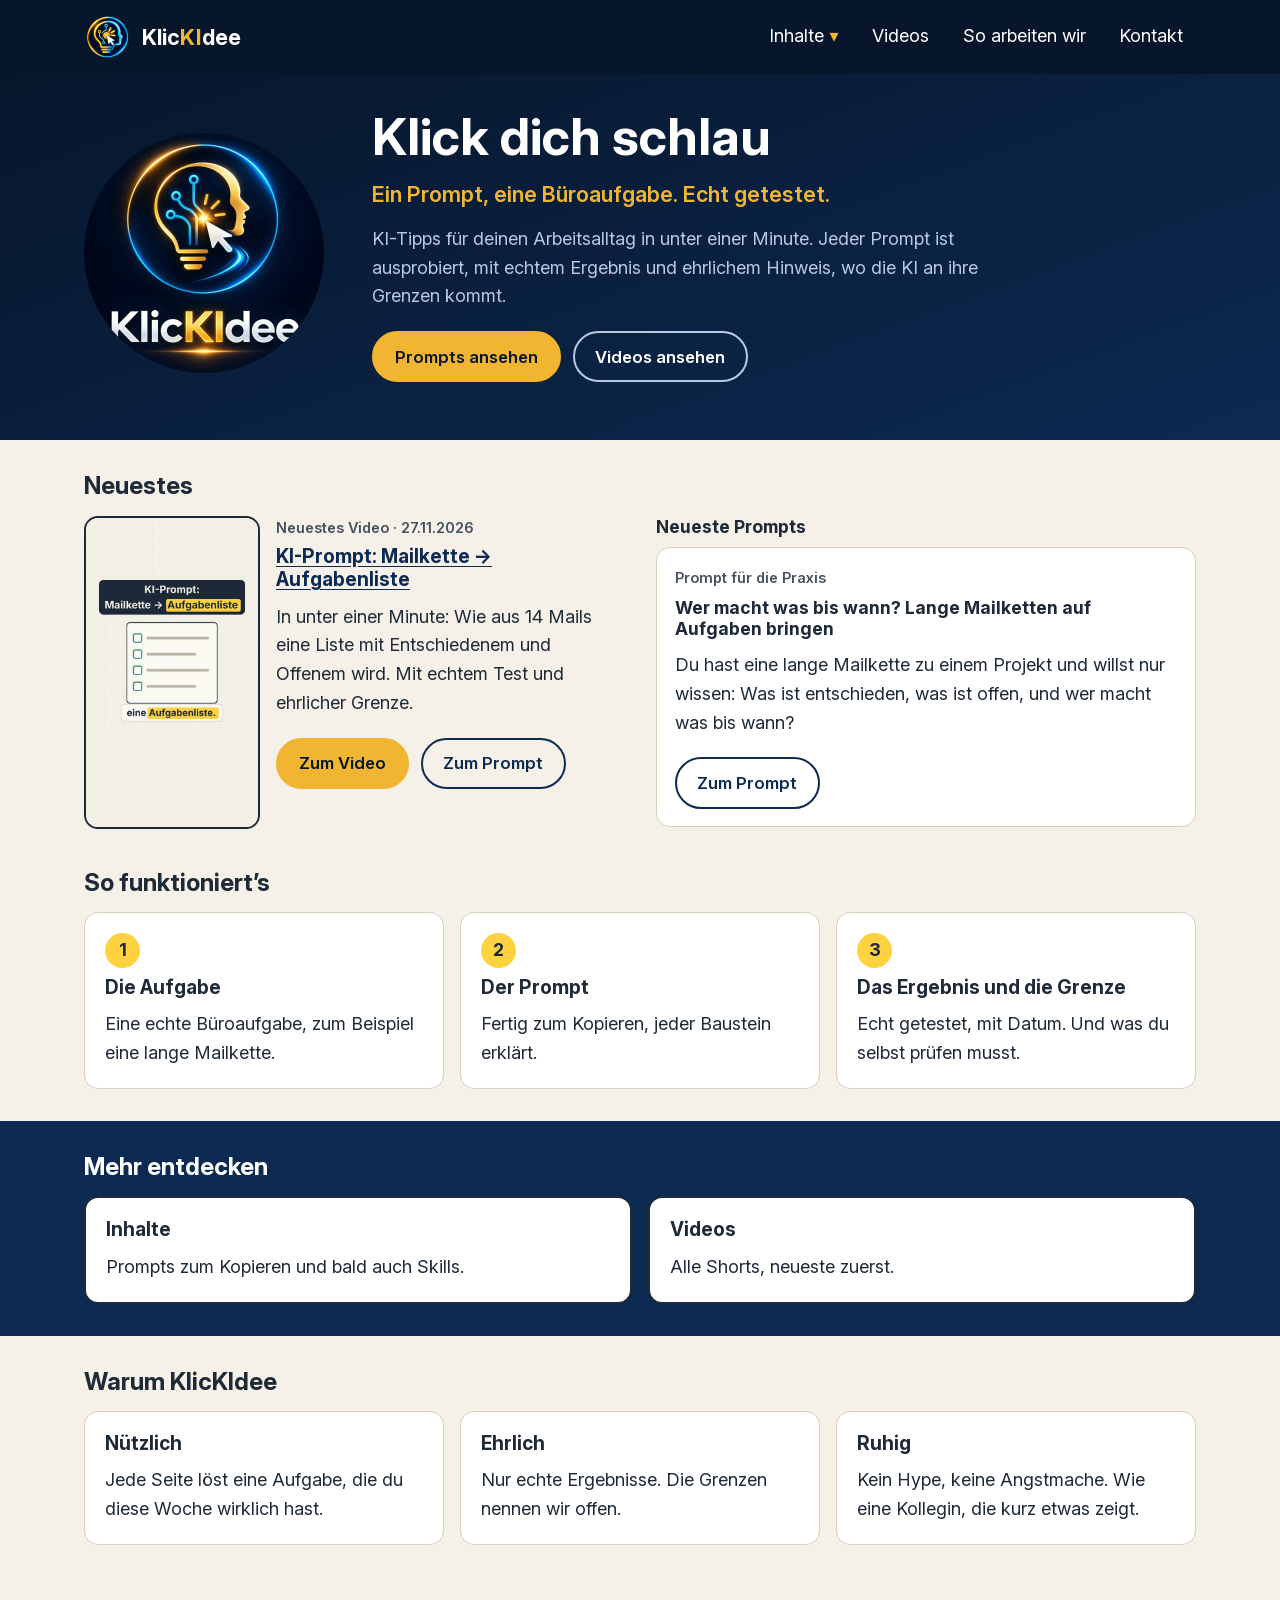
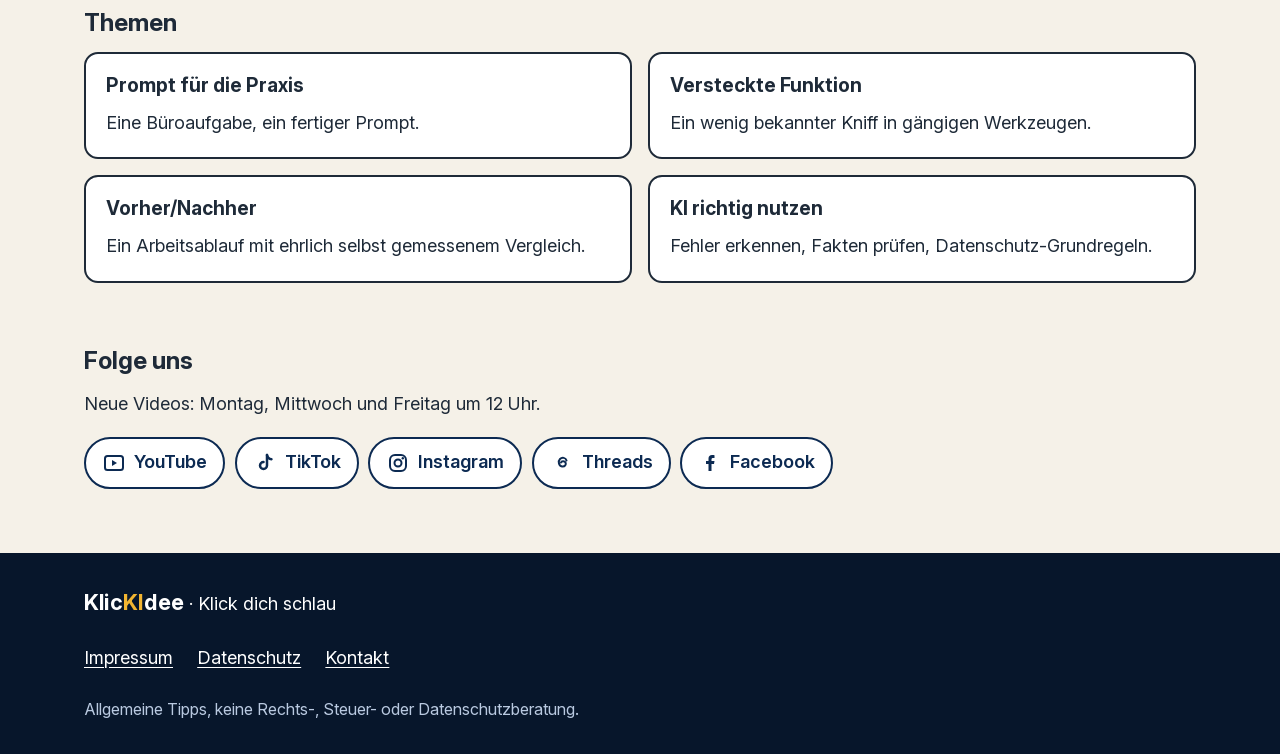
<file: docs/index.html>
<!doctype html>
<html lang="de">
<head>
<meta charset="utf-8">
<meta name="viewport" content="width=device-width, initial-scale=1">
<meta http-equiv="Content-Security-Policy" content="default-src 'none'; img-src 'self'; font-src 'self'; style-src 'self'; script-src 'self'; frame-src https://www.youtube-nocookie.com; base-uri 'self'; form-action 'none'">
<title>KlicKIdee: Klick dich schlau</title>
<meta name="description" content="KlicKIdee: Klick dich schlau. Getestete KI-Prompts für Büroaufgaben, mit echtem Ergebnis und ehrlicher Grenze. Zum Kopieren.">
<meta name="robots" content="noindex, nofollow">
<link rel="canonical" href="https://danielblessingbc-star.github.io/klickidee/">
<meta name="theme-color" content="#07162B">
<meta property="og:title" content="KlicKIdee: Klick dich schlau"><meta property="og:description" content="KlicKIdee: Klick dich schlau. Getestete KI-Prompts für Büroaufgaben, mit echtem Ergebnis und ehrlicher Grenze. Zum Kopieren."><meta property="og:image" content="https://danielblessingbc-star.github.io/klickidee/assets/og-bild.webp"><meta property="og:locale" content="de_DE">
<link rel="icon" href="assets/favicon-64.png" type="image/png">
<link rel="preload" href="assets/fonts/InterVariable.woff2" as="font" type="font/woff2" crossorigin>
<link rel="stylesheet" href="assets/style.css">
<script src="assets/seite.js" defer></script>
</head>
<body class="seite-start">
<a class="skip" href="#inhalt">Zum Inhalt springen</a>
<header class="kopf"><div class="breit kopf-innen">
<a class="marke" href=""><img src="assets/symbol-192.webp" width="48" height="48" alt=""><span class="wortmarke">Klic<span class="ki">KI</span>dee</span></a>
<nav aria-label="Hauptmenü" class="menue">
<details class="inhalte"><summary>Inhalte</summary><div class="untermenue">
<a href="inhalte/">Alle Inhalte</a><a href="inhalte/prompts/">Prompts</a><a href="inhalte/skills/">Skills</a></div></details>
<a href="videos/">Videos</a><a href="so-arbeiten-wir/">So arbeiten wir</a><a href="kontakt/">Kontakt</a>
</nav></div></header>
<main id="inhalt">
<section class="held"><div class="breit">
<img class="held-logo" src="assets/logo-rund-480.webp" width="240" height="240" alt="KlicKIdee: Glühbirne mit Kopf und goldenem Cursorfunken">
<div><h1>Klick dich schlau</h1>
<p class="held-zeile">Ein Prompt, eine Büroaufgabe. Echt getestet.</p>
<p class="held-text">KI-Tipps für deinen Arbeitsalltag in unter einer Minute. Jeder Prompt ist ausprobiert, mit echtem Ergebnis und ehrlichem Hinweis, wo die KI an ihre Grenzen kommt.</p>
<p class="knoepfe"><a class="knopf" href="inhalte/prompts/">Prompts ansehen</a><a class="knopf knopf-dunkel" href="videos/">Videos ansehen</a></p></div></div></section>
<section class="neuestes" aria-labelledby="h-neu"><div class="breit"><h2 id="h-neu">Neuestes</h2>
<div class="neuestes-raster"><article class="gross-video">
<a class="vorschau" href="videos/mailkette-aufgaben/"><img src="assets/vorschau-short1.webp" width="540" height="960" alt="Titelbild: KI-Prompt: Mailkette → Aufgabenliste, daneben eine Liste mit vier Kästchen"></a>
<div><p class="karte-thema">Neuestes Video · 27.11.2026</p><h3><a href="videos/mailkette-aufgaben/">KI-Prompt: Mailkette → Aufgabenliste</a></h3><p>In unter einer Minute: Wie aus 14 Mails eine Liste mit Entschiedenem und Offenem wird. Mit echtem Test und ehrlicher Grenze.</p>
<p class="knoepfe"><a class="knopf" href="videos/mailkette-aufgaben/">Zum Video</a><a class="knopf knopf-hell" href="inhalte/prompts/mailkette-aufgaben/">Zum Prompt</a></p></div></article>
<div><h3 class="klein">Neueste Prompts</h3><div class="karten"><article class="karte" data-thema="praxis" data-aufgabe="E-Mail|Protokoll" data-text="wer macht was bis wann? lange mailketten auf aufgaben bringen du hast eine lange mailkette zu einem projekt und willst nur wissen: was ist entschieden, was ist offen, und wer macht was bis wann? e-mail protokoll">
<p class="karte-thema">Prompt für die Praxis</p>
<h3><a href="inhalte/prompts/mailkette-aufgaben/">Wer macht was bis wann? Lange Mailketten auf Aufgaben bringen</a></h3>
<p>Du hast eine lange Mailkette zu einem Projekt und willst nur wissen: Was ist entschieden, was ist offen, und wer macht was bis wann?</p>
<a class="knopf knopf-hell" href="inhalte/prompts/mailkette-aufgaben/">Zum Prompt</a></article></div></div></div></div></section>
<section class="abschnitt"><div class="breit"><h2>So funktioniert’s</h2><div class="drei">
<div class="kachel"><p class="nr">1</p><h3>Die Aufgabe</h3><p>Eine echte Büroaufgabe, zum Beispiel eine lange Mailkette.</p></div>
<div class="kachel"><p class="nr">2</p><h3>Der Prompt</h3><p>Fertig zum Kopieren, jeder Baustein erklärt.</p></div>
<div class="kachel"><p class="nr">3</p><h3>Das Ergebnis und die Grenze</h3><p>Echt getestet, mit Datum. Und was du selbst prüfen musst.</p></div></div></div></section>
<section class="abschnitt abschnitt-dunkel"><div class="breit"><h2>Mehr entdecken</h2><div class="zwei">
<a class="kachel kachel-link" href="inhalte/"><h3>Inhalte</h3><p>Prompts zum Kopieren und bald auch Skills.</p></a>
<a class="kachel kachel-link" href="videos/"><h3>Videos</h3><p>Alle Shorts, neueste zuerst.</p></a></div></div></section>
<section class="abschnitt"><div class="breit"><h2>Warum KlicKIdee</h2><div class="drei">
<div class="kachel"><h3>Nützlich</h3><p>Jede Seite löst eine Aufgabe, die du diese Woche wirklich hast.</p></div>
<div class="kachel"><h3>Ehrlich</h3><p>Nur echte Ergebnisse. Die Grenzen nennen wir offen.</p></div>
<div class="kachel"><h3>Ruhig</h3><p>Kein Hype, keine Angstmache. Wie eine Kollegin, die kurz etwas zeigt.</p></div></div></div></section>
<section class="abschnitt"><div class="breit"><h2>Themen</h2><div class="zwei"><a class="kachel kachel-link" href="inhalte/prompts/?thema=praxis"><h3>Prompt für die Praxis</h3><p>Eine Büroaufgabe, ein fertiger Prompt.</p></a><a class="kachel kachel-link" href="inhalte/prompts/?thema=funktion"><h3>Versteckte Funktion</h3><p>Ein wenig bekannter Kniff in gängigen Werkzeugen.</p></a><a class="kachel kachel-link" href="inhalte/prompts/?thema=vorher-nachher"><h3>Vorher/Nachher</h3><p>Ein Arbeitsablauf mit ehrlich selbst gemessenem Vergleich.</p></a><a class="kachel kachel-link" href="inhalte/prompts/?thema=ki-richtig"><h3>KI richtig nutzen</h3><p>Fehler erkennen, Fakten prüfen, Datenschutz-Grundregeln.</p></a></div></div></section>
<section class="abschnitt"><div class="breit"><h2>Folge uns</h2><p>Neue Videos: Montag, Mittwoch und Freitag um 12 Uhr.</p><ul class="plattformen"><li><a class="plattform" href="https://www.youtube.com/@klickidee" rel="noopener noreferrer"><svg class="ico" viewBox="0 0 24 24" width="24" height="24" aria-hidden="true" focusable="false"><path d="M3 7.5C3 6 4 5 5.5 5h13C20 5 21 6 21 7.5v9c0 1.5-1 2.5-2.500 2.500h-13C4 19 3 18 3 16.500z" fill="none" stroke="currentColor" stroke-width="2"/><path d="M10 9l5 3-5 3z" fill="currentColor"/></svg><span>YouTube</span></a></li><li><a class="plattform" href="https://www.tiktok.com/@klickidee" rel="noopener noreferrer"><svg class="ico" viewBox="0 0 24 24" width="24" height="24" aria-hidden="true" focusable="false"><path d="M14 4v10.500a3.500 3.500 0 1 1-3.500-3.500" fill="none" stroke="currentColor" stroke-width="2.500" stroke-linecap="round"/><path d="M14 4c.5 2.500 2 4 4.500 4.200" fill="none" stroke="currentColor" stroke-width="2.500" stroke-linecap="round"/></svg><span>TikTok</span></a></li><li><a class="plattform" href="https://www.instagram.com/klickidee" rel="noopener noreferrer"><svg class="ico" viewBox="0 0 24 24" width="24" height="24" aria-hidden="true" focusable="false"><rect x="4" y="4" width="16" height="16" rx="5" fill="none" stroke="currentColor" stroke-width="2"/><circle cx="12" cy="12" r="3.500" fill="none" stroke="currentColor" stroke-width="2"/><circle cx="16.800" cy="7.200" r="1.200" fill="currentColor"/></svg><span>Instagram</span></a></li><li><a class="plattform" href="https://www.threads.net/@klickidee" rel="noopener noreferrer"><svg class="ico" viewBox="0 0 24 24" width="24" height="24" aria-hidden="true" focusable="false"><path d="M16.500 9.500C15.800 6.500 12 6 10 8c-2 2-1.500 7 2 7.500 3 .4 4.500-2 3.500-4-1-1.800-4-1.700-4.500 0" fill="none" stroke="currentColor" stroke-width="2" stroke-linecap="round"/></svg><span>Threads</span></a></li><li><a class="plattform" href="https://www.facebook.com/profile.php?id=61596710262328" rel="noopener noreferrer"><svg class="ico" viewBox="0 0 24 24" width="24" height="24" aria-hidden="true" focusable="false"><path d="M13.500 20v-7h2.500l.5-3h-3V8.500c0-1 .5-1.500 1.500-1.500H16.500V4.300C16 4.200 15 4 14 4c-2.200 0-3.500 1.300-3.500 3.500V10H8v3h2.500v7z" fill="currentColor"/></svg><span>Facebook</span></a></li></ul></div></section>
</main>
<footer class="fuss"><div class="breit">
<p class="fuss-marke"><span class="wortmarke">Klic<span class="ki">KI</span>dee</span> · Klick dich schlau</p>
<p class="fuss-links"><a href="impressum/">Impressum</a> <a href="datenschutz/">Datenschutz</a> <a href="kontakt/">Kontakt</a></p>
<p class="fuss-hinweis">Allgemeine Tipps, keine Rechts-, Steuer- oder Datenschutzberatung.</p>
</div></footer>
</body>
</html>
</file>
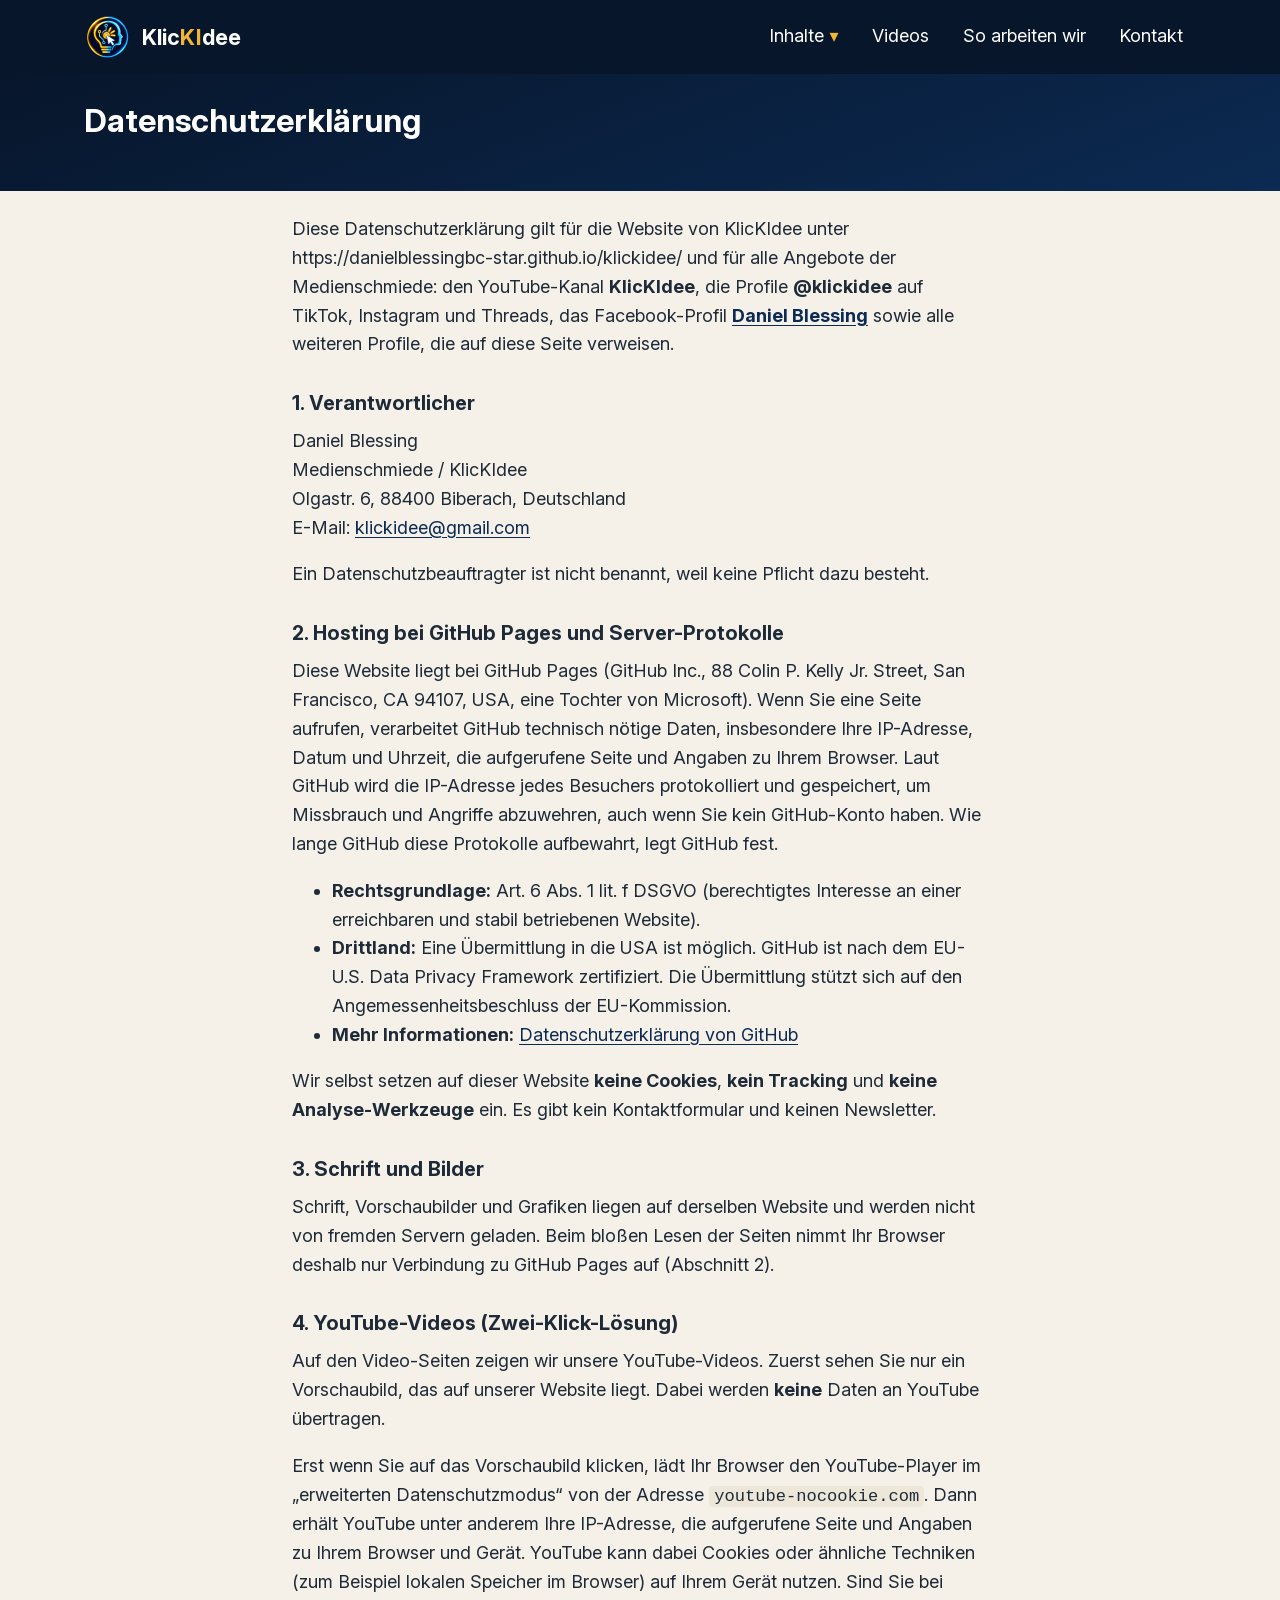
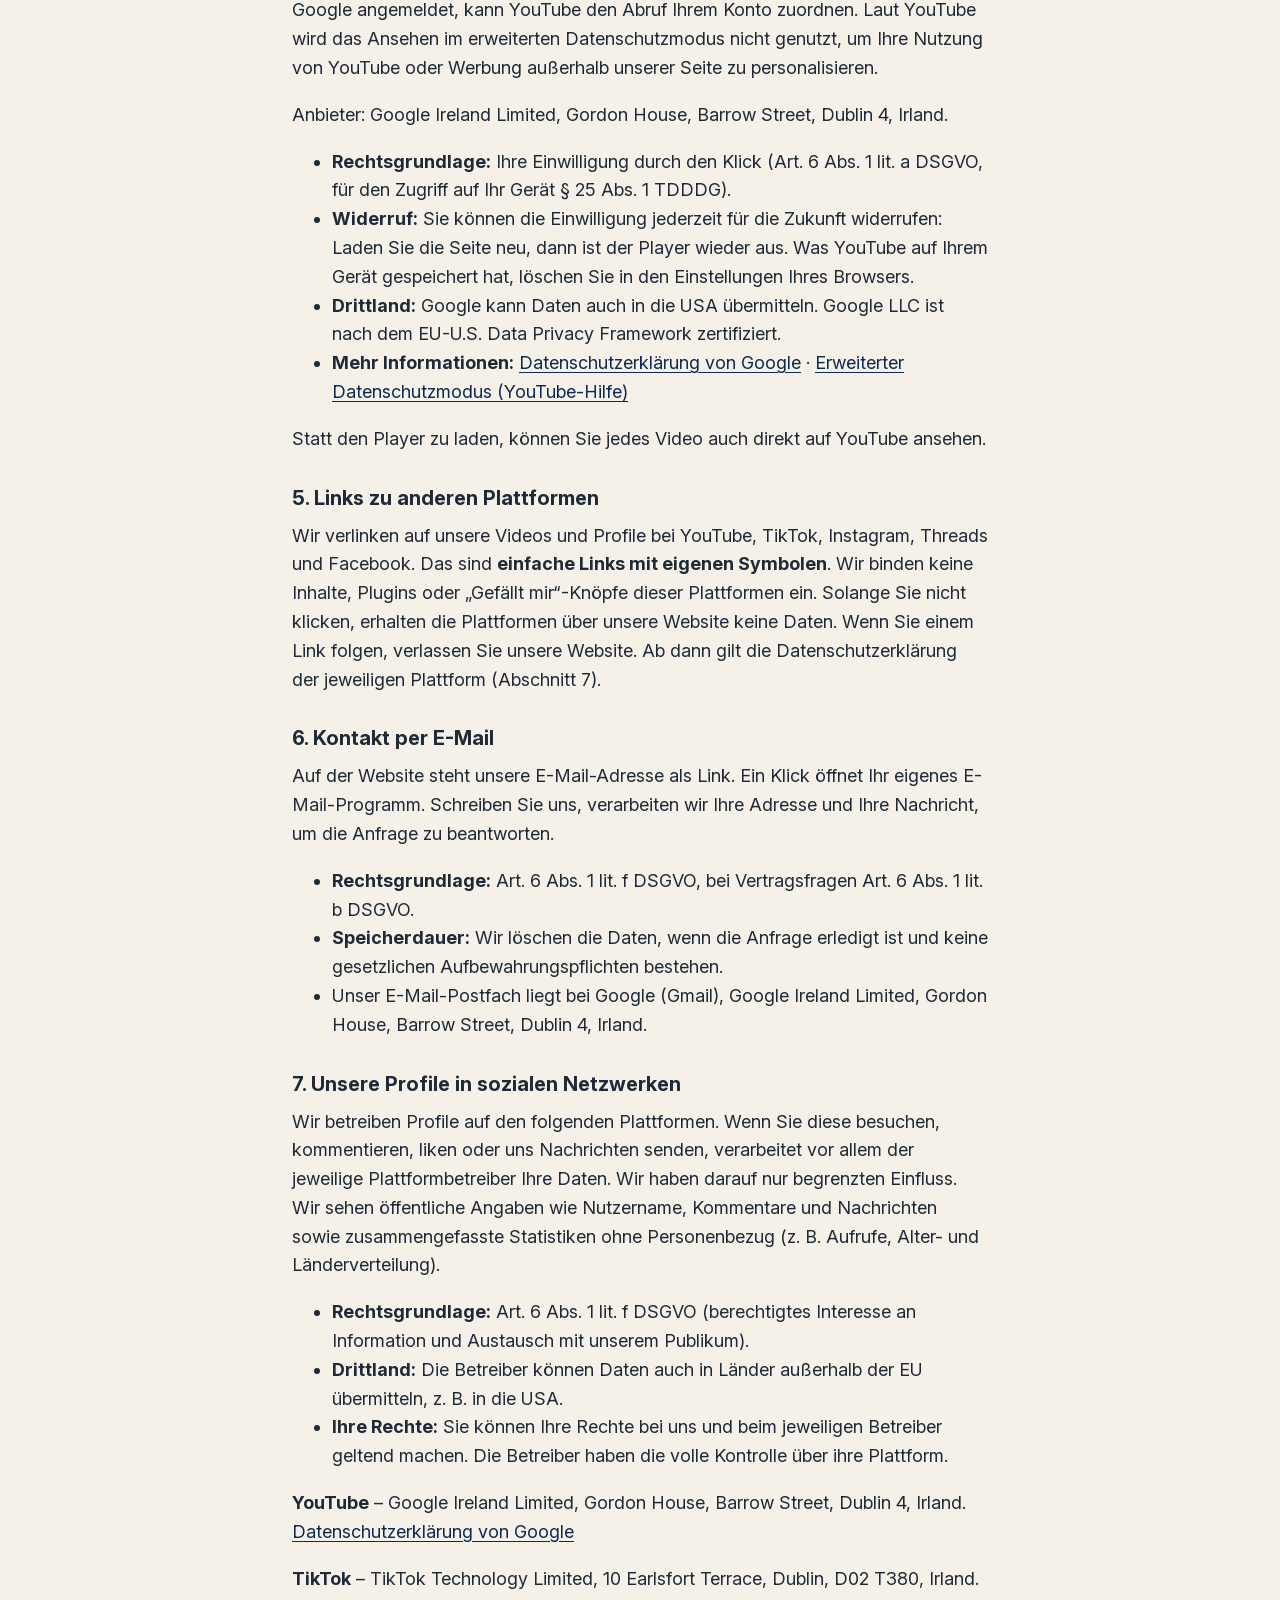
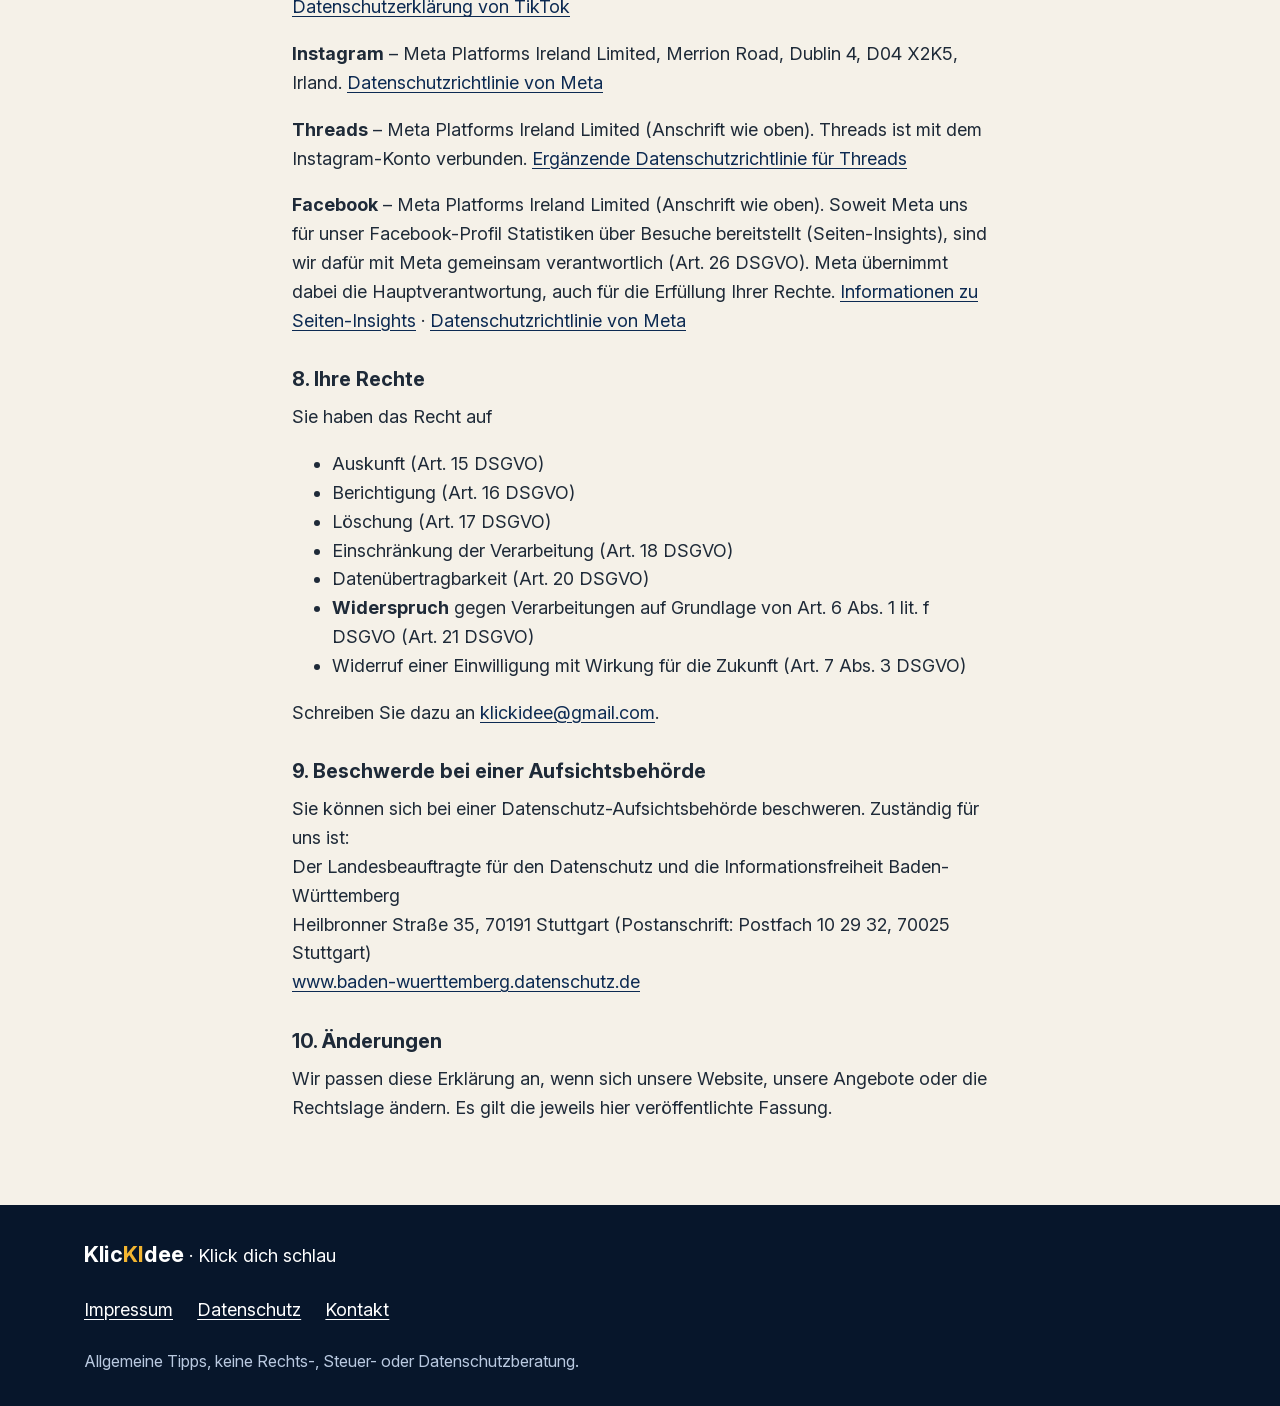
<file: docs/datenschutz/index.html>
<!doctype html>
<html lang="de">
<head>
<meta charset="utf-8">
<meta name="viewport" content="width=device-width, initial-scale=1">
<meta http-equiv="Content-Security-Policy" content="default-src 'none'; img-src 'self'; font-src 'self'; style-src 'self'; script-src 'self'; frame-src https://www.youtube-nocookie.com; base-uri 'self'; form-action 'none'">
<title>Datenschutzerklärung | KlicKIdee</title>
<meta name="description" content="Datenschutzerklärung von KlicKIdee.">
<meta name="robots" content="noindex, nofollow">
<link rel="canonical" href="https://danielblessingbc-star.github.io/klickidee/datenschutz/">
<meta name="theme-color" content="#07162B">
<meta property="og:title" content="Datenschutzerklärung | KlicKIdee"><meta property="og:description" content="Datenschutzerklärung von KlicKIdee."><meta property="og:image" content="https://danielblessingbc-star.github.io/klickidee/assets/og-bild.webp"><meta property="og:locale" content="de_DE">
<link rel="icon" href="../assets/favicon-64.png" type="image/png">
<link rel="preload" href="../assets/fonts/InterVariable.woff2" as="font" type="font/woff2" crossorigin>
<link rel="stylesheet" href="../assets/style.css">
<script src="../assets/seite.js" defer></script>
</head>
<body class="">
<a class="skip" href="#inhalt">Zum Inhalt springen</a>
<header class="kopf"><div class="breit kopf-innen">
<a class="marke" href="../"><img src="../assets/symbol-192.webp" width="48" height="48" alt=""><span class="wortmarke">Klic<span class="ki">KI</span>dee</span></a>
<nav aria-label="Hauptmenü" class="menue">
<details class="inhalte"><summary>Inhalte</summary><div class="untermenue">
<a href="../inhalte/">Alle Inhalte</a><a href="../inhalte/prompts/">Prompts</a><a href="../inhalte/skills/">Skills</a></div></details>
<a href="../videos/">Videos</a><a href="../so-arbeiten-wir/">So arbeiten wir</a><a href="../kontakt/">Kontakt</a>
</nav></div></header>
<main id="inhalt">
<section class="seitenkopf"><div class="breit"><h1>Datenschutzerklärung</h1></div></section><div class="breit schmal text recht"><p>Diese Datenschutzerklärung gilt für die Website von KlicKIdee unter https://danielblessingbc-star.github.io/klickidee/ und für alle Angebote der Medienschmiede: den YouTube-Kanal <strong>KlicKIdee</strong>, die Profile <strong>@klickidee</strong> auf TikTok, Instagram und Threads, das Facebook-Profil <a href="https://www.facebook.com/profile.php?id=61596710262328" rel="noopener noreferrer"><strong>Daniel Blessing</strong></a> sowie alle weiteren Profile, die auf diese Seite verweisen.</p>
<h2>1. Verantwortlicher</h2>
<p>Daniel Blessing<br>Medienschmiede / KlicKIdee<br>Olgastr. 6, 88400 Biberach, Deutschland<br>E-Mail: <a href="mailto:klickidee@gmail.com">klickidee@gmail.com</a></p>
<p>Ein Datenschutzbeauftragter ist nicht benannt, weil keine Pflicht dazu besteht.</p>
<h2>2. Hosting bei GitHub Pages und Server-Protokolle</h2>
<p>Diese Website liegt bei GitHub Pages (GitHub Inc., 88 Colin P. Kelly Jr. Street, San Francisco, CA 94107, USA, eine Tochter von Microsoft). Wenn Sie eine Seite aufrufen, verarbeitet GitHub technisch nötige Daten, insbesondere Ihre IP-Adresse, Datum und Uhrzeit, die aufgerufene Seite und Angaben zu Ihrem Browser. Laut GitHub wird die IP-Adresse jedes Besuchers protokolliert und gespeichert, um Missbrauch und Angriffe abzuwehren, auch wenn Sie kein GitHub-Konto haben. Wie lange GitHub diese Protokolle aufbewahrt, legt GitHub fest.</p>
<ul>
<li><strong>Rechtsgrundlage:</strong> Art. 6 Abs. 1 lit. f DSGVO (berechtigtes Interesse an einer erreichbaren und stabil betriebenen Website).</li>
<li><strong>Drittland:</strong> Eine Übermittlung in die USA ist möglich. GitHub ist nach dem EU-U.S. Data Privacy Framework zertifiziert. Die Übermittlung stützt sich auf den Angemessenheitsbeschluss der EU-Kommission.</li>
<li><strong>Mehr Informationen:</strong> <a href="https://docs.github.com/de/site-policy/privacy-policies/github-general-privacy-statement" rel="noopener noreferrer">Datenschutzerklärung von GitHub</a></li>
</ul>
<p>Wir selbst setzen auf dieser Website <strong>keine Cookies</strong>, <strong>kein Tracking</strong> und <strong>keine Analyse-Werkzeuge</strong> ein. Es gibt kein Kontaktformular und keinen Newsletter.</p>
<h2>3. Schrift und Bilder</h2>
<p>Schrift, Vorschaubilder und Grafiken liegen auf derselben Website und werden nicht von fremden Servern geladen. Beim bloßen Lesen der Seiten nimmt Ihr Browser deshalb nur Verbindung zu GitHub Pages auf (Abschnitt 2).</p>
<h2>4. YouTube-Videos (Zwei-Klick-Lösung)</h2>
<p>Auf den Video-Seiten zeigen wir unsere YouTube-Videos. Zuerst sehen Sie nur ein Vorschaubild, das auf unserer Website liegt. Dabei werden <strong>keine</strong> Daten an YouTube übertragen.</p>
<p>Erst wenn Sie auf das Vorschaubild klicken, lädt Ihr Browser den YouTube-Player im „erweiterten Datenschutzmodus“ von der Adresse <code>youtube-nocookie.com</code>. Dann erhält YouTube unter anderem Ihre IP-Adresse, die aufgerufene Seite und Angaben zu Ihrem Browser und Gerät. YouTube kann dabei Cookies oder ähnliche Techniken (zum Beispiel lokalen Speicher im Browser) auf Ihrem Gerät nutzen. Sind Sie bei Google angemeldet, kann YouTube den Abruf Ihrem Konto zuordnen. Laut YouTube wird das Ansehen im erweiterten Datenschutzmodus nicht genutzt, um Ihre Nutzung von YouTube oder Werbung außerhalb unserer Seite zu personalisieren.</p>
<p>Anbieter: Google Ireland Limited, Gordon House, Barrow Street, Dublin 4, Irland.</p>
<ul>
<li><strong>Rechtsgrundlage:</strong> Ihre Einwilligung durch den Klick (Art. 6 Abs. 1 lit. a DSGVO, für den Zugriff auf Ihr Gerät § 25 Abs. 1 TDDDG).</li>
<li><strong>Widerruf:</strong> Sie können die Einwilligung jederzeit für die Zukunft widerrufen: Laden Sie die Seite neu, dann ist der Player wieder aus. Was YouTube auf Ihrem Gerät gespeichert hat, löschen Sie in den Einstellungen Ihres Browsers.</li>
<li><strong>Drittland:</strong> Google kann Daten auch in die USA übermitteln. Google LLC ist nach dem EU-U.S. Data Privacy Framework zertifiziert.</li>
<li><strong>Mehr Informationen:</strong> <a href="https://policies.google.com/privacy?hl=de" rel="noopener noreferrer">Datenschutzerklärung von Google</a> · <a href="https://support.google.com/youtube/answer/171780?hl=de" rel="noopener noreferrer">Erweiterter Datenschutzmodus (YouTube-Hilfe)</a></li>
</ul>
<p>Statt den Player zu laden, können Sie jedes Video auch direkt auf YouTube ansehen.</p>
<h2>5. Links zu anderen Plattformen</h2>
<p>Wir verlinken auf unsere Videos und Profile bei YouTube, TikTok, Instagram, Threads und Facebook. Das sind <strong>einfache Links mit eigenen Symbolen</strong>. Wir binden keine Inhalte, Plugins oder „Gefällt mir“-Knöpfe dieser Plattformen ein. Solange Sie nicht klicken, erhalten die Plattformen über unsere Website keine Daten. Wenn Sie einem Link folgen, verlassen Sie unsere Website. Ab dann gilt die Datenschutzerklärung der jeweiligen Plattform (Abschnitt 7).</p>
<h2>6. Kontakt per E-Mail</h2>
<p>Auf der Website steht unsere E-Mail-Adresse als Link. Ein Klick öffnet Ihr eigenes E-Mail-Programm. Schreiben Sie uns, verarbeiten wir Ihre Adresse und Ihre Nachricht, um die Anfrage zu beantworten.</p>
<ul>
<li><strong>Rechtsgrundlage:</strong> Art. 6 Abs. 1 lit. f DSGVO, bei Vertragsfragen Art. 6 Abs. 1 lit. b DSGVO.</li>
<li><strong>Speicherdauer:</strong> Wir löschen die Daten, wenn die Anfrage erledigt ist und keine gesetzlichen Aufbewahrungspflichten bestehen.</li>
<li>Unser E-Mail-Postfach liegt bei Google (Gmail), Google Ireland Limited, Gordon House, Barrow Street, Dublin 4, Irland.</li>
</ul>
<h2>7. Unsere Profile in sozialen Netzwerken</h2>
<p>Wir betreiben Profile auf den folgenden Plattformen. Wenn Sie diese besuchen, kommentieren, liken oder uns Nachrichten senden, verarbeitet vor allem der jeweilige Plattformbetreiber Ihre Daten. Wir haben darauf nur begrenzten Einfluss. Wir sehen öffentliche Angaben wie Nutzername, Kommentare und Nachrichten sowie zusammengefasste Statistiken ohne Personenbezug (z. B. Aufrufe, Alter- und Länderverteilung).</p>
<ul>
<li><strong>Rechtsgrundlage:</strong> Art. 6 Abs. 1 lit. f DSGVO (berechtigtes Interesse an Information und Austausch mit unserem Publikum).</li>
<li><strong>Drittland:</strong> Die Betreiber können Daten auch in Länder außerhalb der EU übermitteln, z. B. in die USA.</li>
<li><strong>Ihre Rechte:</strong> Sie können Ihre Rechte bei uns und beim jeweiligen Betreiber geltend machen. Die Betreiber haben die volle Kontrolle über ihre Plattform.</li>
</ul>
<p><strong>YouTube</strong> – Google Ireland Limited, Gordon House, Barrow Street, Dublin 4, Irland. <a href="https://policies.google.com/privacy?hl=de" rel="noopener noreferrer">Datenschutzerklärung von Google</a></p>
<p><strong>TikTok</strong> – TikTok Technology Limited, 10 Earlsfort Terrace, Dublin, D02 T380, Irland. <a href="https://www.tiktok.com/legal/page/eea/privacy-policy/de" rel="noopener noreferrer">Datenschutzerklärung von TikTok</a></p>
<p><strong>Instagram</strong> – Meta Platforms Ireland Limited, Merrion Road, Dublin 4, D04 X2K5, Irland. <a href="https://privacycenter.instagram.com/policy" rel="noopener noreferrer">Datenschutzrichtlinie von Meta</a></p>
<p><strong>Threads</strong> – Meta Platforms Ireland Limited (Anschrift wie oben). Threads ist mit dem Instagram-Konto verbunden. <a href="https://help.instagram.com/515230437301944" rel="noopener noreferrer">Ergänzende Datenschutzrichtlinie für Threads</a></p>
<p><strong>Facebook</strong> – Meta Platforms Ireland Limited (Anschrift wie oben). Soweit Meta uns für unser Facebook-Profil Statistiken über Besuche bereitstellt (Seiten-Insights), sind wir dafür mit Meta gemeinsam verantwortlich (Art. 26 DSGVO). Meta übernimmt dabei die Hauptverantwortung, auch für die Erfüllung Ihrer Rechte. <a href="https://www.facebook.com/legal/terms/page_controller_addendum" rel="noopener noreferrer">Informationen zu Seiten-Insights</a> · <a href="https://www.facebook.com/privacy/policy" rel="noopener noreferrer">Datenschutzrichtlinie von Meta</a></p>
<h2>8. Ihre Rechte</h2>
<p>Sie haben das Recht auf</p>
<ul>
<li>Auskunft (Art. 15 DSGVO)</li>
<li>Berichtigung (Art. 16 DSGVO)</li>
<li>Löschung (Art. 17 DSGVO)</li>
<li>Einschränkung der Verarbeitung (Art. 18 DSGVO)</li>
<li>Datenübertragbarkeit (Art. 20 DSGVO)</li>
<li><strong>Widerspruch</strong> gegen Verarbeitungen auf Grundlage von Art. 6 Abs. 1 lit. f DSGVO (Art. 21 DSGVO)</li>
<li>Widerruf einer Einwilligung mit Wirkung für die Zukunft (Art. 7 Abs. 3 DSGVO)</li>
</ul>
<p>Schreiben Sie dazu an <a href="mailto:klickidee@gmail.com">klickidee@gmail.com</a>.</p>
<h2>9. Beschwerde bei einer Aufsichtsbehörde</h2>
<p>Sie können sich bei einer Datenschutz-Aufsichtsbehörde beschweren. Zuständig für uns ist:<br>Der Landesbeauftragte für den Datenschutz und die Informationsfreiheit Baden-Württemberg<br>Heilbronner Straße 35, 70191 Stuttgart (Postanschrift: Postfach 10 29 32, 70025 Stuttgart)<br><a href="https://www.baden-wuerttemberg.datenschutz.de" rel="noopener noreferrer">www.baden-wuerttemberg.datenschutz.de</a></p>
<h2>10. Änderungen</h2>
<p>Wir passen diese Erklärung an, wenn sich unsere Website, unsere Angebote oder die Rechtslage ändern. Es gilt die jeweils hier veröffentlichte Fassung.</p></div>
</main>
<footer class="fuss"><div class="breit">
<p class="fuss-marke"><span class="wortmarke">Klic<span class="ki">KI</span>dee</span> · Klick dich schlau</p>
<p class="fuss-links"><a href="../impressum/">Impressum</a> <a href="../datenschutz/">Datenschutz</a> <a href="../kontakt/">Kontakt</a></p>
<p class="fuss-hinweis">Allgemeine Tipps, keine Rechts-, Steuer- oder Datenschutzberatung.</p>
</div></footer>
</body>
</html>
</file>
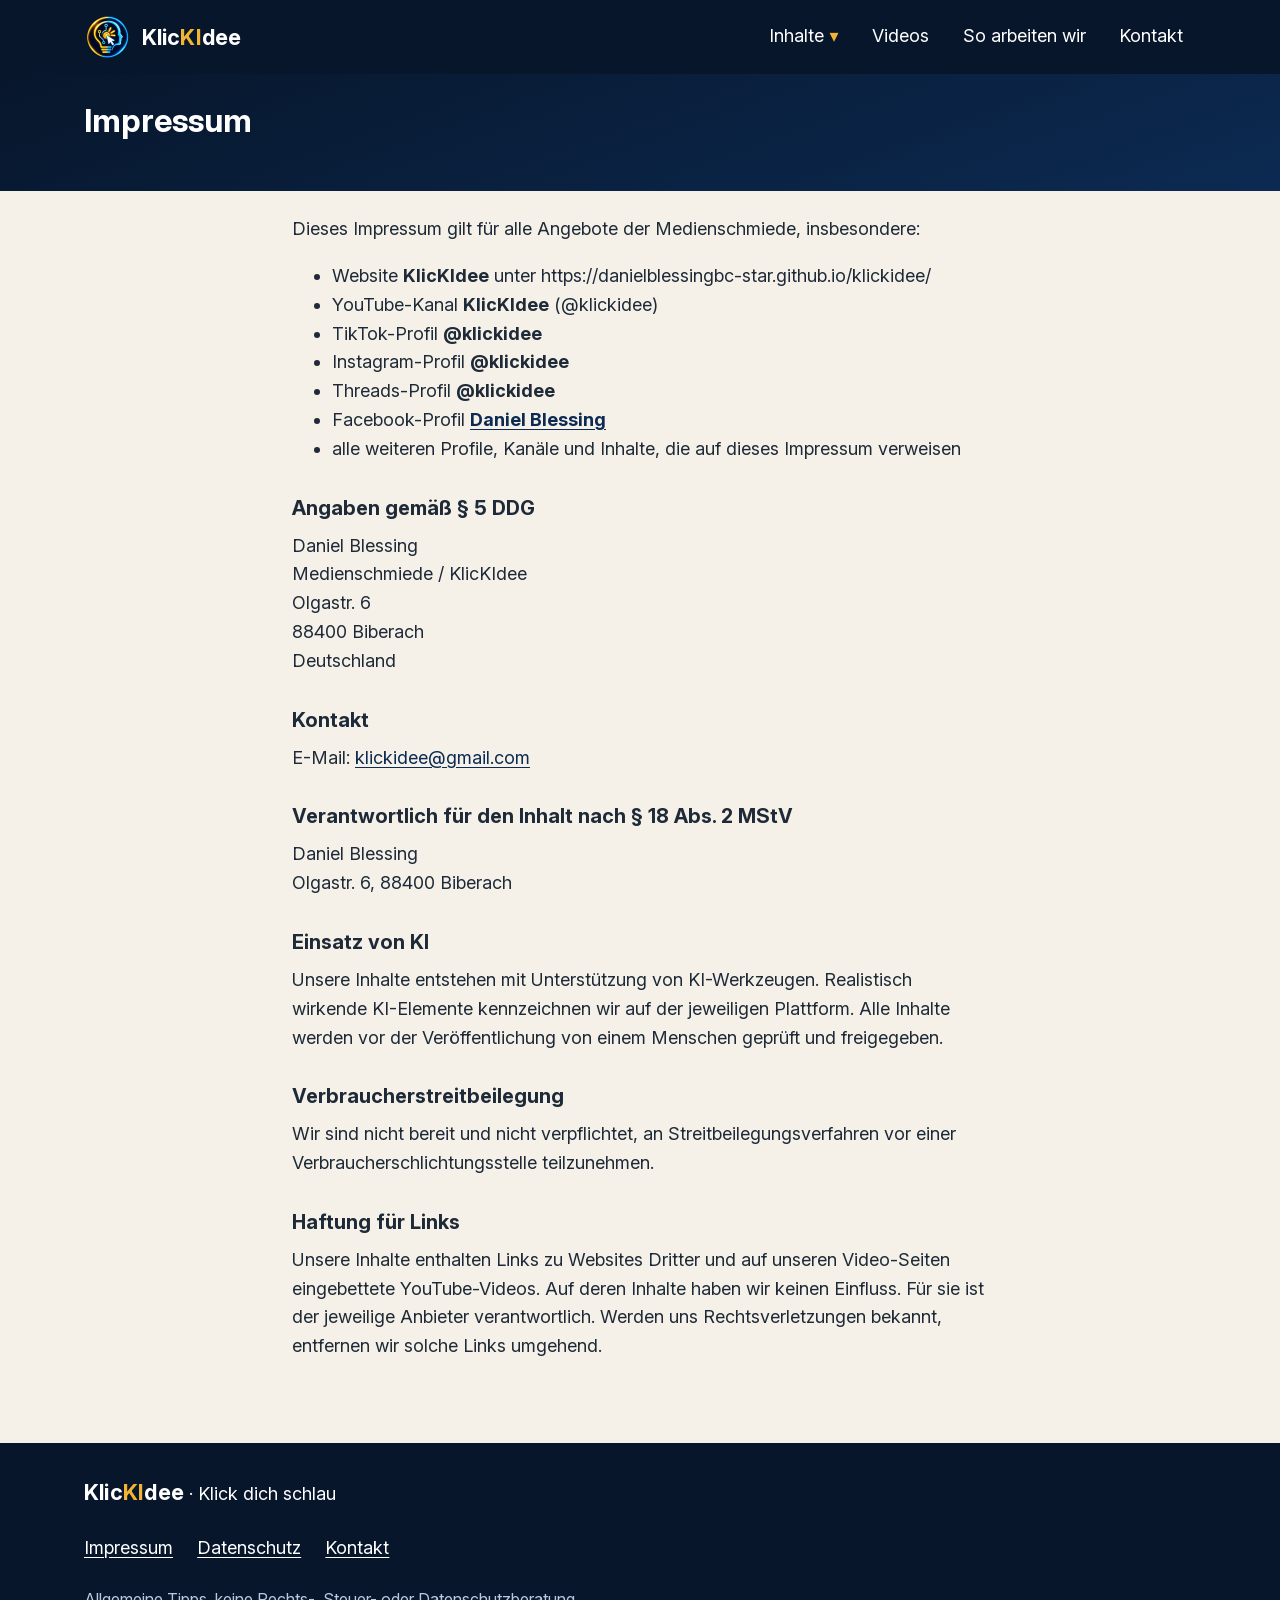
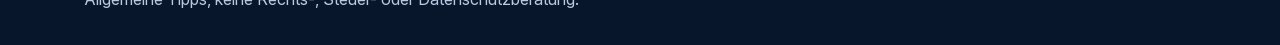
<file: docs/impressum/index.html>
<!doctype html>
<html lang="de">
<head>
<meta charset="utf-8">
<meta name="viewport" content="width=device-width, initial-scale=1">
<meta http-equiv="Content-Security-Policy" content="default-src 'none'; img-src 'self'; font-src 'self'; style-src 'self'; script-src 'self'; frame-src https://www.youtube-nocookie.com; base-uri 'self'; form-action 'none'">
<title>Impressum | KlicKIdee</title>
<meta name="description" content="Impressum von KlicKIdee, Medienschmiede, Biberach.">
<meta name="robots" content="noindex, nofollow">
<link rel="canonical" href="https://danielblessingbc-star.github.io/klickidee/impressum/">
<meta name="theme-color" content="#07162B">
<meta property="og:title" content="Impressum | KlicKIdee"><meta property="og:description" content="Impressum von KlicKIdee, Medienschmiede, Biberach."><meta property="og:image" content="https://danielblessingbc-star.github.io/klickidee/assets/og-bild.webp"><meta property="og:locale" content="de_DE">
<link rel="icon" href="../assets/favicon-64.png" type="image/png">
<link rel="preload" href="../assets/fonts/InterVariable.woff2" as="font" type="font/woff2" crossorigin>
<link rel="stylesheet" href="../assets/style.css">
<script src="../assets/seite.js" defer></script>
</head>
<body class="">
<a class="skip" href="#inhalt">Zum Inhalt springen</a>
<header class="kopf"><div class="breit kopf-innen">
<a class="marke" href="../"><img src="../assets/symbol-192.webp" width="48" height="48" alt=""><span class="wortmarke">Klic<span class="ki">KI</span>dee</span></a>
<nav aria-label="Hauptmenü" class="menue">
<details class="inhalte"><summary>Inhalte</summary><div class="untermenue">
<a href="../inhalte/">Alle Inhalte</a><a href="../inhalte/prompts/">Prompts</a><a href="../inhalte/skills/">Skills</a></div></details>
<a href="../videos/">Videos</a><a href="../so-arbeiten-wir/">So arbeiten wir</a><a href="../kontakt/">Kontakt</a>
</nav></div></header>
<main id="inhalt">
<section class="seitenkopf"><div class="breit"><h1>Impressum</h1></div></section><div class="breit schmal text recht"><p>Dieses Impressum gilt für alle Angebote der Medienschmiede, insbesondere:</p>
<ul>
<li>Website <strong>KlicKIdee</strong> unter https://danielblessingbc-star.github.io/klickidee/</li>
<li>YouTube-Kanal <strong>KlicKIdee</strong> (@klickidee)</li>
<li>TikTok-Profil <strong>@klickidee</strong></li>
<li>Instagram-Profil <strong>@klickidee</strong></li>
<li>Threads-Profil <strong>@klickidee</strong></li>
<li>Facebook-Profil <a href="https://www.facebook.com/profile.php?id=61596710262328" rel="noopener noreferrer"><strong>Daniel Blessing</strong></a></li>
<li>alle weiteren Profile, Kanäle und Inhalte, die auf dieses Impressum verweisen</li>
</ul>
<h2>Angaben gemäß § 5 DDG</h2>
<p>Daniel Blessing<br>Medienschmiede / KlicKIdee<br>Olgastr. 6<br>88400 Biberach<br>Deutschland</p>
<h2>Kontakt</h2>
<p>E-Mail: <a href="mailto:klickidee@gmail.com">klickidee@gmail.com</a></p>
<h2>Verantwortlich für den Inhalt nach § 18 Abs. 2 MStV</h2>
<p>Daniel Blessing<br>Olgastr. 6, 88400 Biberach</p>
<h2>Einsatz von KI</h2>
<p>Unsere Inhalte entstehen mit Unterstützung von KI-Werkzeugen. Realistisch wirkende KI-Elemente kennzeichnen wir auf der jeweiligen Plattform. Alle Inhalte werden vor der Veröffentlichung von einem Menschen geprüft und freigegeben.</p>
<h2>Verbraucherstreitbeilegung</h2>
<p>Wir sind nicht bereit und nicht verpflichtet, an Streitbeilegungsverfahren vor einer Verbraucherschlichtungsstelle teilzunehmen.</p>
<h2>Haftung für Links</h2>
<p>Unsere Inhalte enthalten Links zu Websites Dritter und auf unseren Video-Seiten eingebettete YouTube-Videos. Auf deren Inhalte haben wir keinen Einfluss. Für sie ist der jeweilige Anbieter verantwortlich. Werden uns Rechtsverletzungen bekannt, entfernen wir solche Links umgehend.</p></div>
</main>
<footer class="fuss"><div class="breit">
<p class="fuss-marke"><span class="wortmarke">Klic<span class="ki">KI</span>dee</span> · Klick dich schlau</p>
<p class="fuss-links"><a href="../impressum/">Impressum</a> <a href="../datenschutz/">Datenschutz</a> <a href="../kontakt/">Kontakt</a></p>
<p class="fuss-hinweis">Allgemeine Tipps, keine Rechts-, Steuer- oder Datenschutzberatung.</p>
</div></footer>
</body>
</html>
</file>
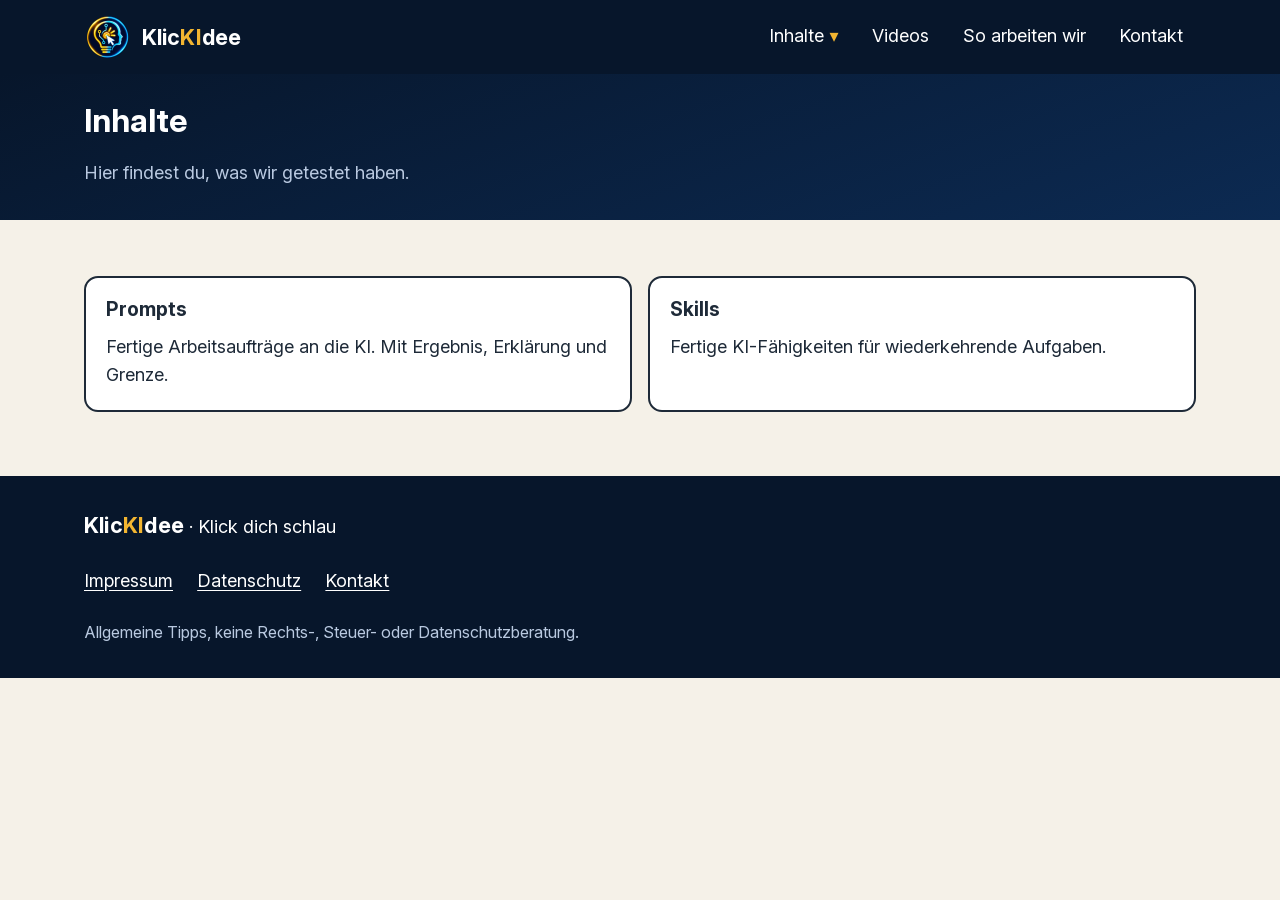
<file: docs/inhalte/index.html>
<!doctype html>
<html lang="de">
<head>
<meta charset="utf-8">
<meta name="viewport" content="width=device-width, initial-scale=1">
<meta http-equiv="Content-Security-Policy" content="default-src 'none'; img-src 'self'; font-src 'self'; style-src 'self'; script-src 'self'; frame-src https://www.youtube-nocookie.com; base-uri 'self'; form-action 'none'">
<title>Inhalte | KlicKIdee</title>
<meta name="description" content="Getestete KI-Prompts und Skills für den Büroalltag von KlicKIdee.">
<meta name="robots" content="noindex, nofollow">
<link rel="canonical" href="https://danielblessingbc-star.github.io/klickidee/inhalte/">
<meta name="theme-color" content="#07162B">
<meta property="og:title" content="Inhalte | KlicKIdee"><meta property="og:description" content="Getestete KI-Prompts und Skills für den Büroalltag von KlicKIdee."><meta property="og:image" content="https://danielblessingbc-star.github.io/klickidee/assets/og-bild.webp"><meta property="og:locale" content="de_DE">
<link rel="icon" href="../assets/favicon-64.png" type="image/png">
<link rel="preload" href="../assets/fonts/InterVariable.woff2" as="font" type="font/woff2" crossorigin>
<link rel="stylesheet" href="../assets/style.css">
<script src="../assets/seite.js" defer></script>
</head>
<body class="">
<a class="skip" href="#inhalt">Zum Inhalt springen</a>
<header class="kopf"><div class="breit kopf-innen">
<a class="marke" href="../"><img src="../assets/symbol-192.webp" width="48" height="48" alt=""><span class="wortmarke">Klic<span class="ki">KI</span>dee</span></a>
<nav aria-label="Hauptmenü" class="menue">
<details class="inhalte"><summary>Inhalte</summary><div class="untermenue">
<a href="../inhalte/" aria-current="page">Alle Inhalte</a><a href="../inhalte/prompts/">Prompts</a><a href="../inhalte/skills/">Skills</a></div></details>
<a href="../videos/">Videos</a><a href="../so-arbeiten-wir/">So arbeiten wir</a><a href="../kontakt/">Kontakt</a>
</nav></div></header>
<main id="inhalt">
<section class="seitenkopf"><div class="breit"><h1>Inhalte</h1><p>Hier findest du, was wir getestet haben.</p></div></section>
<section class="abschnitt"><div class="breit"><div class="zwei">
<a class="kachel kachel-link" href="prompts/"><h3>Prompts</h3><p>Fertige Arbeitsaufträge an die KI. Mit Ergebnis, Erklärung und Grenze.</p></a>
<a class="kachel kachel-link" href="skills/"><h3>Skills</h3><p>Fertige KI-Fähigkeiten für wiederkehrende Aufgaben.</p></a></div></div></section>
</main>
<footer class="fuss"><div class="breit">
<p class="fuss-marke"><span class="wortmarke">Klic<span class="ki">KI</span>dee</span> · Klick dich schlau</p>
<p class="fuss-links"><a href="../impressum/">Impressum</a> <a href="../datenschutz/">Datenschutz</a> <a href="../kontakt/">Kontakt</a></p>
<p class="fuss-hinweis">Allgemeine Tipps, keine Rechts-, Steuer- oder Datenschutzberatung.</p>
</div></footer>
</body>
</html>
</file>
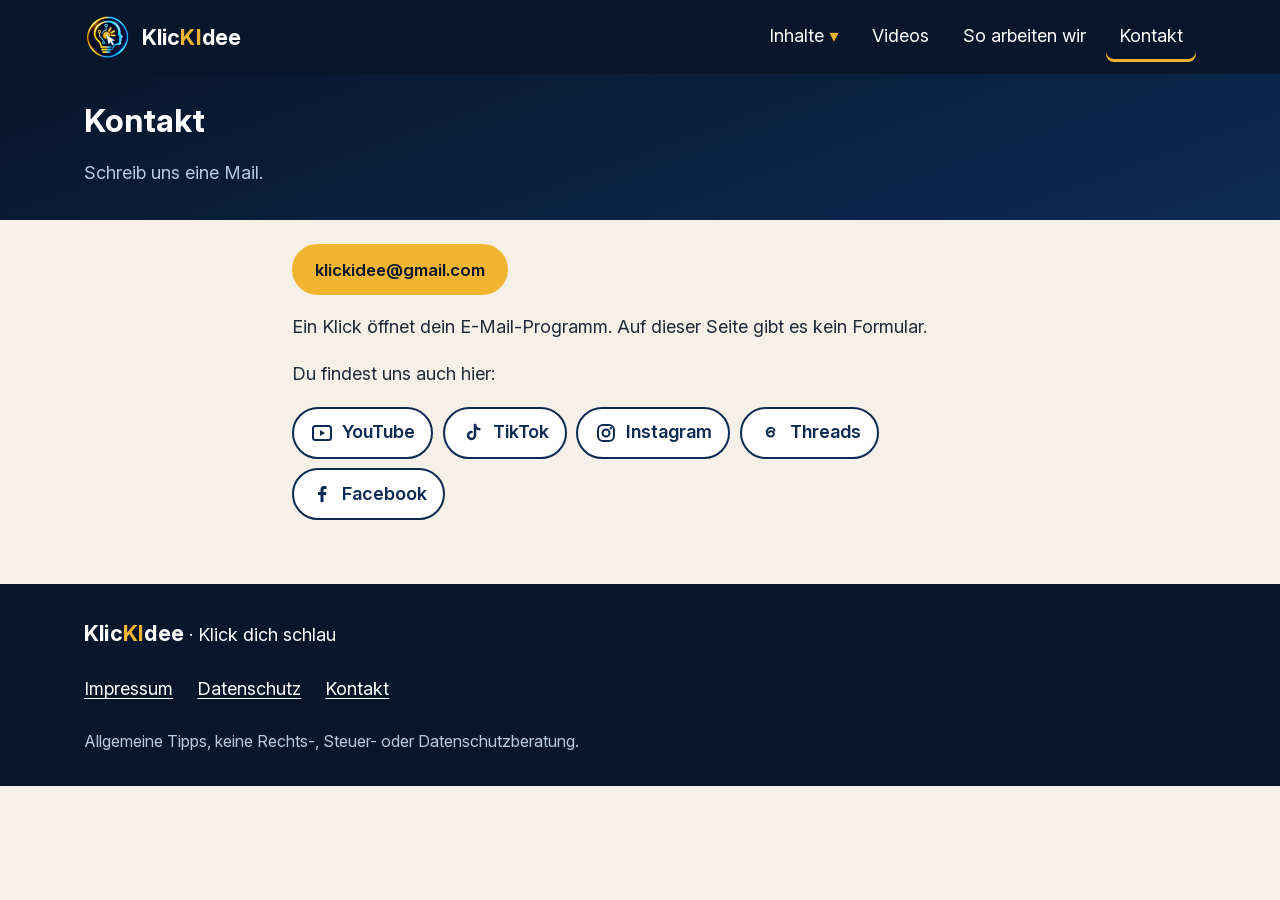
<file: docs/kontakt/index.html>
<!doctype html>
<html lang="de">
<head>
<meta charset="utf-8">
<meta name="viewport" content="width=device-width, initial-scale=1">
<meta http-equiv="Content-Security-Policy" content="default-src 'none'; img-src 'self'; font-src 'self'; style-src 'self'; script-src 'self'; frame-src https://www.youtube-nocookie.com; base-uri 'self'; form-action 'none'">
<title>Kontakt | KlicKIdee</title>
<meta name="description" content="Kontakt zu KlicKIdee per E-Mail.">
<meta name="robots" content="noindex, nofollow">
<link rel="canonical" href="https://danielblessingbc-star.github.io/klickidee/kontakt/">
<meta name="theme-color" content="#07162B">
<meta property="og:title" content="Kontakt | KlicKIdee"><meta property="og:description" content="Kontakt zu KlicKIdee per E-Mail."><meta property="og:image" content="https://danielblessingbc-star.github.io/klickidee/assets/og-bild.webp"><meta property="og:locale" content="de_DE">
<link rel="icon" href="../assets/favicon-64.png" type="image/png">
<link rel="preload" href="../assets/fonts/InterVariable.woff2" as="font" type="font/woff2" crossorigin>
<link rel="stylesheet" href="../assets/style.css">
<script src="../assets/seite.js" defer></script>
</head>
<body class="">
<a class="skip" href="#inhalt">Zum Inhalt springen</a>
<header class="kopf"><div class="breit kopf-innen">
<a class="marke" href="../"><img src="../assets/symbol-192.webp" width="48" height="48" alt=""><span class="wortmarke">Klic<span class="ki">KI</span>dee</span></a>
<nav aria-label="Hauptmenü" class="menue">
<details class="inhalte"><summary>Inhalte</summary><div class="untermenue">
<a href="../inhalte/">Alle Inhalte</a><a href="../inhalte/prompts/">Prompts</a><a href="../inhalte/skills/">Skills</a></div></details>
<a href="../videos/">Videos</a><a href="../so-arbeiten-wir/">So arbeiten wir</a><a href="../kontakt/" aria-current="page">Kontakt</a>
</nav></div></header>
<main id="inhalt">
<section class="seitenkopf"><div class="breit"><h1>Kontakt</h1><p>Schreib uns eine Mail.</p></div></section>
<div class="breit schmal text"><p><a class="knopf" href="mailto:klickidee@gmail.com">klickidee@gmail.com</a></p>
<p>Ein Klick öffnet dein E-Mail-Programm. Auf dieser Seite gibt es kein Formular.</p>
<p>Du findest uns auch hier:</p><ul class="plattformen"><li><a class="plattform" href="https://www.youtube.com/@klickidee" rel="noopener noreferrer"><svg class="ico" viewBox="0 0 24 24" width="24" height="24" aria-hidden="true" focusable="false"><path d="M3 7.5C3 6 4 5 5.5 5h13C20 5 21 6 21 7.5v9c0 1.5-1 2.5-2.500 2.500h-13C4 19 3 18 3 16.500z" fill="none" stroke="currentColor" stroke-width="2"/><path d="M10 9l5 3-5 3z" fill="currentColor"/></svg><span>YouTube</span></a></li><li><a class="plattform" href="https://www.tiktok.com/@klickidee" rel="noopener noreferrer"><svg class="ico" viewBox="0 0 24 24" width="24" height="24" aria-hidden="true" focusable="false"><path d="M14 4v10.500a3.500 3.500 0 1 1-3.500-3.500" fill="none" stroke="currentColor" stroke-width="2.500" stroke-linecap="round"/><path d="M14 4c.5 2.500 2 4 4.500 4.200" fill="none" stroke="currentColor" stroke-width="2.500" stroke-linecap="round"/></svg><span>TikTok</span></a></li><li><a class="plattform" href="https://www.instagram.com/klickidee" rel="noopener noreferrer"><svg class="ico" viewBox="0 0 24 24" width="24" height="24" aria-hidden="true" focusable="false"><rect x="4" y="4" width="16" height="16" rx="5" fill="none" stroke="currentColor" stroke-width="2"/><circle cx="12" cy="12" r="3.500" fill="none" stroke="currentColor" stroke-width="2"/><circle cx="16.800" cy="7.200" r="1.200" fill="currentColor"/></svg><span>Instagram</span></a></li><li><a class="plattform" href="https://www.threads.net/@klickidee" rel="noopener noreferrer"><svg class="ico" viewBox="0 0 24 24" width="24" height="24" aria-hidden="true" focusable="false"><path d="M16.500 9.500C15.800 6.500 12 6 10 8c-2 2-1.500 7 2 7.500 3 .4 4.500-2 3.500-4-1-1.800-4-1.700-4.500 0" fill="none" stroke="currentColor" stroke-width="2" stroke-linecap="round"/></svg><span>Threads</span></a></li><li><a class="plattform" href="https://www.facebook.com/profile.php?id=61596710262328" rel="noopener noreferrer"><svg class="ico" viewBox="0 0 24 24" width="24" height="24" aria-hidden="true" focusable="false"><path d="M13.500 20v-7h2.500l.5-3h-3V8.500c0-1 .5-1.500 1.500-1.500H16.500V4.300C16 4.200 15 4 14 4c-2.200 0-3.500 1.300-3.500 3.500V10H8v3h2.500v7z" fill="currentColor"/></svg><span>Facebook</span></a></li></ul></div>
</main>
<footer class="fuss"><div class="breit">
<p class="fuss-marke"><span class="wortmarke">Klic<span class="ki">KI</span>dee</span> · Klick dich schlau</p>
<p class="fuss-links"><a href="../impressum/">Impressum</a> <a href="../datenschutz/">Datenschutz</a> <a href="../kontakt/">Kontakt</a></p>
<p class="fuss-hinweis">Allgemeine Tipps, keine Rechts-, Steuer- oder Datenschutzberatung.</p>
</div></footer>
</body>
</html>
</file>
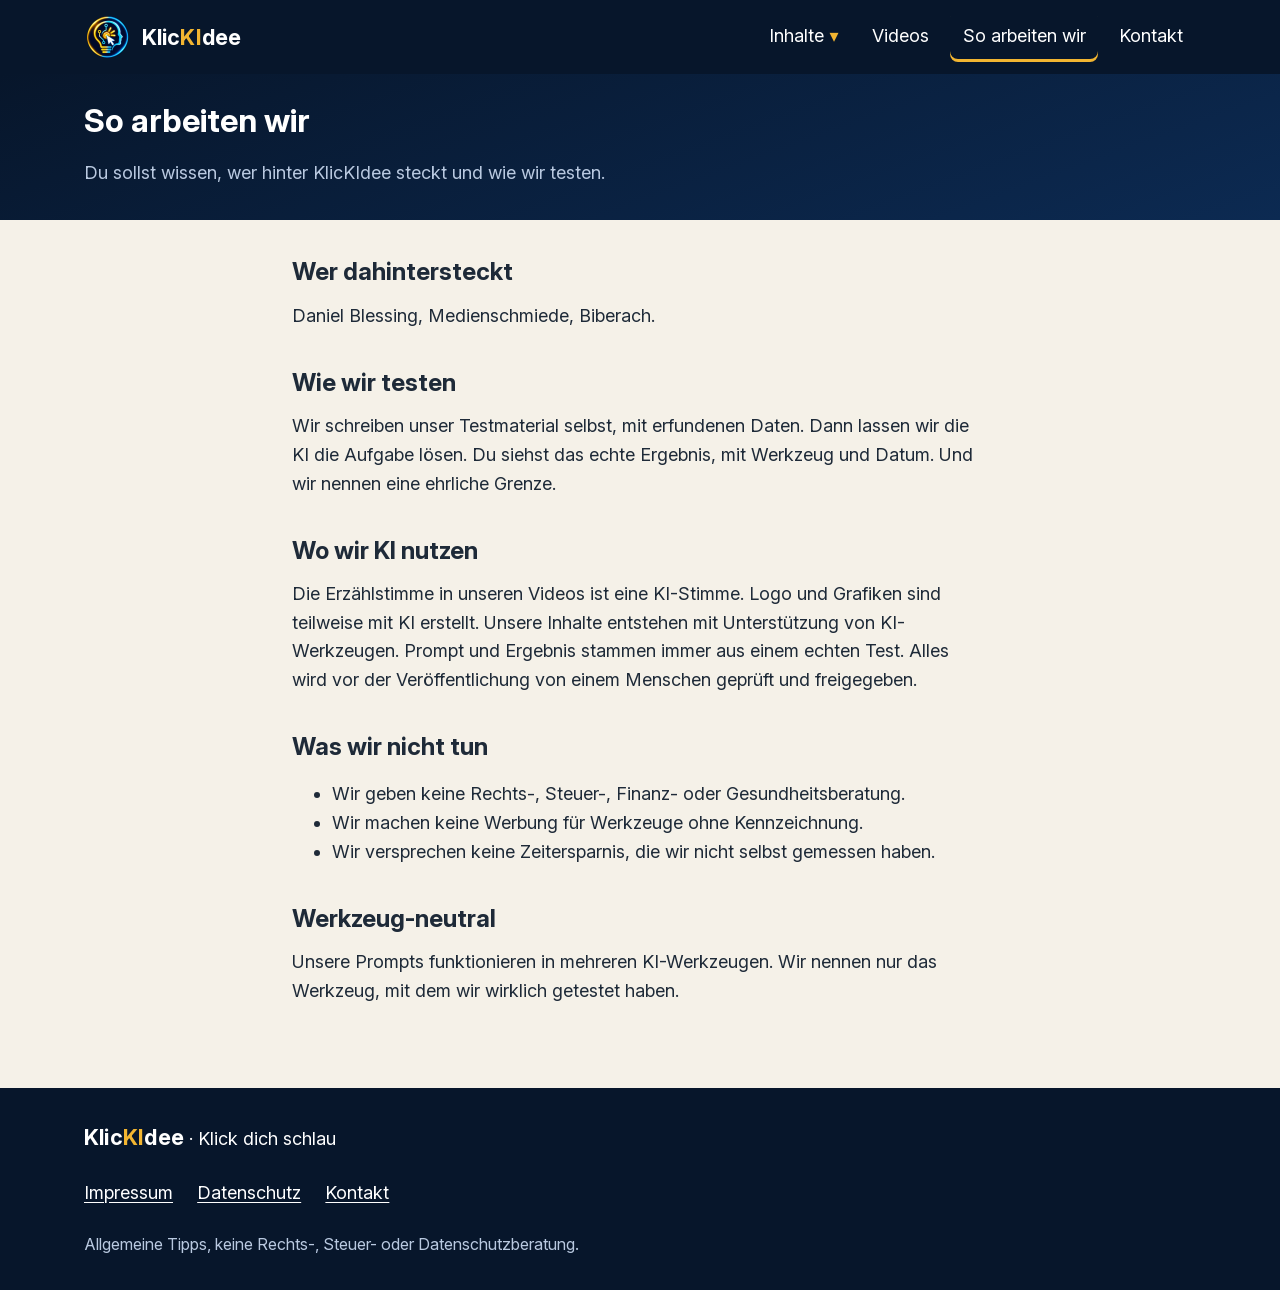
<file: docs/so-arbeiten-wir/index.html>
<!doctype html>
<html lang="de">
<head>
<meta charset="utf-8">
<meta name="viewport" content="width=device-width, initial-scale=1">
<meta http-equiv="Content-Security-Policy" content="default-src 'none'; img-src 'self'; font-src 'self'; style-src 'self'; script-src 'self'; frame-src https://www.youtube-nocookie.com; base-uri 'self'; form-action 'none'">
<title>So arbeiten wir | KlicKIdee</title>
<meta name="description" content="Wer hinter KlicKIdee steckt, wie wir Prompts testen und wo wir KI nutzen.">
<meta name="robots" content="noindex, nofollow">
<link rel="canonical" href="https://danielblessingbc-star.github.io/klickidee/so-arbeiten-wir/">
<meta name="theme-color" content="#07162B">
<meta property="og:title" content="So arbeiten wir | KlicKIdee"><meta property="og:description" content="Wer hinter KlicKIdee steckt, wie wir Prompts testen und wo wir KI nutzen."><meta property="og:image" content="https://danielblessingbc-star.github.io/klickidee/assets/og-bild.webp"><meta property="og:locale" content="de_DE">
<link rel="icon" href="../assets/favicon-64.png" type="image/png">
<link rel="preload" href="../assets/fonts/InterVariable.woff2" as="font" type="font/woff2" crossorigin>
<link rel="stylesheet" href="../assets/style.css">
<script src="../assets/seite.js" defer></script>
</head>
<body class="">
<a class="skip" href="#inhalt">Zum Inhalt springen</a>
<header class="kopf"><div class="breit kopf-innen">
<a class="marke" href="../"><img src="../assets/symbol-192.webp" width="48" height="48" alt=""><span class="wortmarke">Klic<span class="ki">KI</span>dee</span></a>
<nav aria-label="Hauptmenü" class="menue">
<details class="inhalte"><summary>Inhalte</summary><div class="untermenue">
<a href="../inhalte/">Alle Inhalte</a><a href="../inhalte/prompts/">Prompts</a><a href="../inhalte/skills/">Skills</a></div></details>
<a href="../videos/">Videos</a><a href="../so-arbeiten-wir/" aria-current="page">So arbeiten wir</a><a href="../kontakt/">Kontakt</a>
</nav></div></header>
<main id="inhalt">
<section class="seitenkopf"><div class="breit"><h1>So arbeiten wir</h1><p>Du sollst wissen, wer hinter KlicKIdee steckt und wie wir testen.</p></div></section>
<div class="breit schmal text">
<h2>Wer dahintersteckt</h2><p>Daniel Blessing, Medienschmiede, Biberach.</p>
<h2>Wie wir testen</h2><p>Wir schreiben unser Testmaterial selbst, mit erfundenen Daten. Dann lassen wir die KI die Aufgabe lösen. Du siehst das echte Ergebnis, mit Werkzeug und Datum. Und wir nennen eine ehrliche Grenze.</p>
<h2>Wo wir KI nutzen</h2><p>Die Erzählstimme in unseren Videos ist eine KI-Stimme. Logo und Grafiken sind teilweise mit KI erstellt. Unsere Inhalte entstehen mit Unterstützung von KI-Werkzeugen. Prompt und Ergebnis stammen immer aus einem echten Test. Alles wird vor der Veröffentlichung von einem Menschen geprüft und freigegeben.</p>
<h2>Was wir nicht tun</h2><ul><li>Wir geben keine Rechts-, Steuer-, Finanz- oder Gesundheitsberatung.</li><li>Wir machen keine Werbung für Werkzeuge ohne Kennzeichnung.</li><li>Wir versprechen keine Zeitersparnis, die wir nicht selbst gemessen haben.</li></ul>
<h2>Werkzeug-neutral</h2><p>Unsere Prompts funktionieren in mehreren KI-Werkzeugen. Wir nennen nur das Werkzeug, mit dem wir wirklich getestet haben.</p>
</div>
</main>
<footer class="fuss"><div class="breit">
<p class="fuss-marke"><span class="wortmarke">Klic<span class="ki">KI</span>dee</span> · Klick dich schlau</p>
<p class="fuss-links"><a href="../impressum/">Impressum</a> <a href="../datenschutz/">Datenschutz</a> <a href="../kontakt/">Kontakt</a></p>
<p class="fuss-hinweis">Allgemeine Tipps, keine Rechts-, Steuer- oder Datenschutzberatung.</p>
</div></footer>
</body>
</html>
</file>
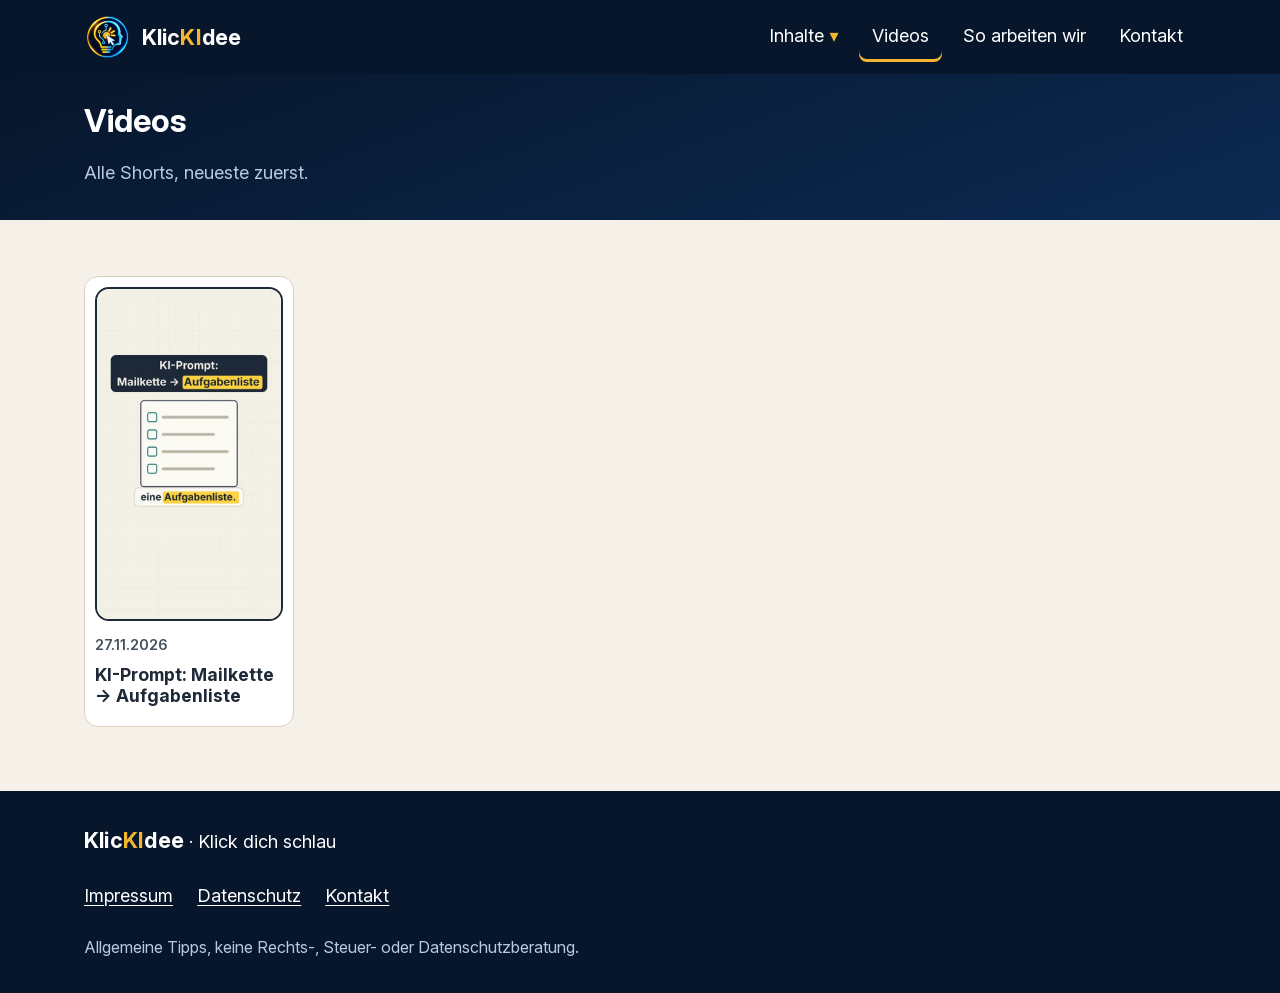
<file: docs/videos/index.html>
<!doctype html>
<html lang="de">
<head>
<meta charset="utf-8">
<meta name="viewport" content="width=device-width, initial-scale=1">
<meta http-equiv="Content-Security-Policy" content="default-src 'none'; img-src 'self'; font-src 'self'; style-src 'self'; script-src 'self'; frame-src https://www.youtube-nocookie.com; base-uri 'self'; form-action 'none'">
<title>Videos | KlicKIdee</title>
<meta name="description" content="Alle KlicKIdee-Shorts: KI-Tipps für den Büroalltag in unter einer Minute.">
<meta name="robots" content="noindex, nofollow">
<link rel="canonical" href="https://danielblessingbc-star.github.io/klickidee/videos/">
<meta name="theme-color" content="#07162B">
<meta property="og:title" content="Videos | KlicKIdee"><meta property="og:description" content="Alle KlicKIdee-Shorts: KI-Tipps für den Büroalltag in unter einer Minute."><meta property="og:image" content="https://danielblessingbc-star.github.io/klickidee/assets/og-bild.webp"><meta property="og:locale" content="de_DE">
<link rel="icon" href="../assets/favicon-64.png" type="image/png">
<link rel="preload" href="../assets/fonts/InterVariable.woff2" as="font" type="font/woff2" crossorigin>
<link rel="stylesheet" href="../assets/style.css">
<script src="../assets/seite.js" defer></script>
</head>
<body class="">
<a class="skip" href="#inhalt">Zum Inhalt springen</a>
<header class="kopf"><div class="breit kopf-innen">
<a class="marke" href="../"><img src="../assets/symbol-192.webp" width="48" height="48" alt=""><span class="wortmarke">Klic<span class="ki">KI</span>dee</span></a>
<nav aria-label="Hauptmenü" class="menue">
<details class="inhalte"><summary>Inhalte</summary><div class="untermenue">
<a href="../inhalte/">Alle Inhalte</a><a href="../inhalte/prompts/">Prompts</a><a href="../inhalte/skills/">Skills</a></div></details>
<a href="../videos/" aria-current="page">Videos</a><a href="../so-arbeiten-wir/">So arbeiten wir</a><a href="../kontakt/">Kontakt</a>
</nav></div></header>
<main id="inhalt">
<section class="seitenkopf"><div class="breit"><h1>Videos</h1><p>Alle Shorts, neueste zuerst.</p></div></section>
<section class="abschnitt"><div class="breit"><div class="karten karten-video"><article class="karte karte-video">
<a class="vorschau" href="../videos/mailkette-aufgaben/"><img src="../assets/vorschau-short1.webp" width="540" height="960" loading="lazy" alt="Titelbild: KI-Prompt: Mailkette → Aufgabenliste, daneben eine Liste mit vier Kästchen"></a>
<p class="karte-thema">27.11.2026</p>
<h3><a href="../videos/mailkette-aufgaben/">KI-Prompt: Mailkette → Aufgabenliste</a></h3></article></div></div></section>
</main>
<footer class="fuss"><div class="breit">
<p class="fuss-marke"><span class="wortmarke">Klic<span class="ki">KI</span>dee</span> · Klick dich schlau</p>
<p class="fuss-links"><a href="../impressum/">Impressum</a> <a href="../datenschutz/">Datenschutz</a> <a href="../kontakt/">Kontakt</a></p>
<p class="fuss-hinweis">Allgemeine Tipps, keine Rechts-, Steuer- oder Datenschutzberatung.</p>
</div></footer>
</body>
</html>
</file>
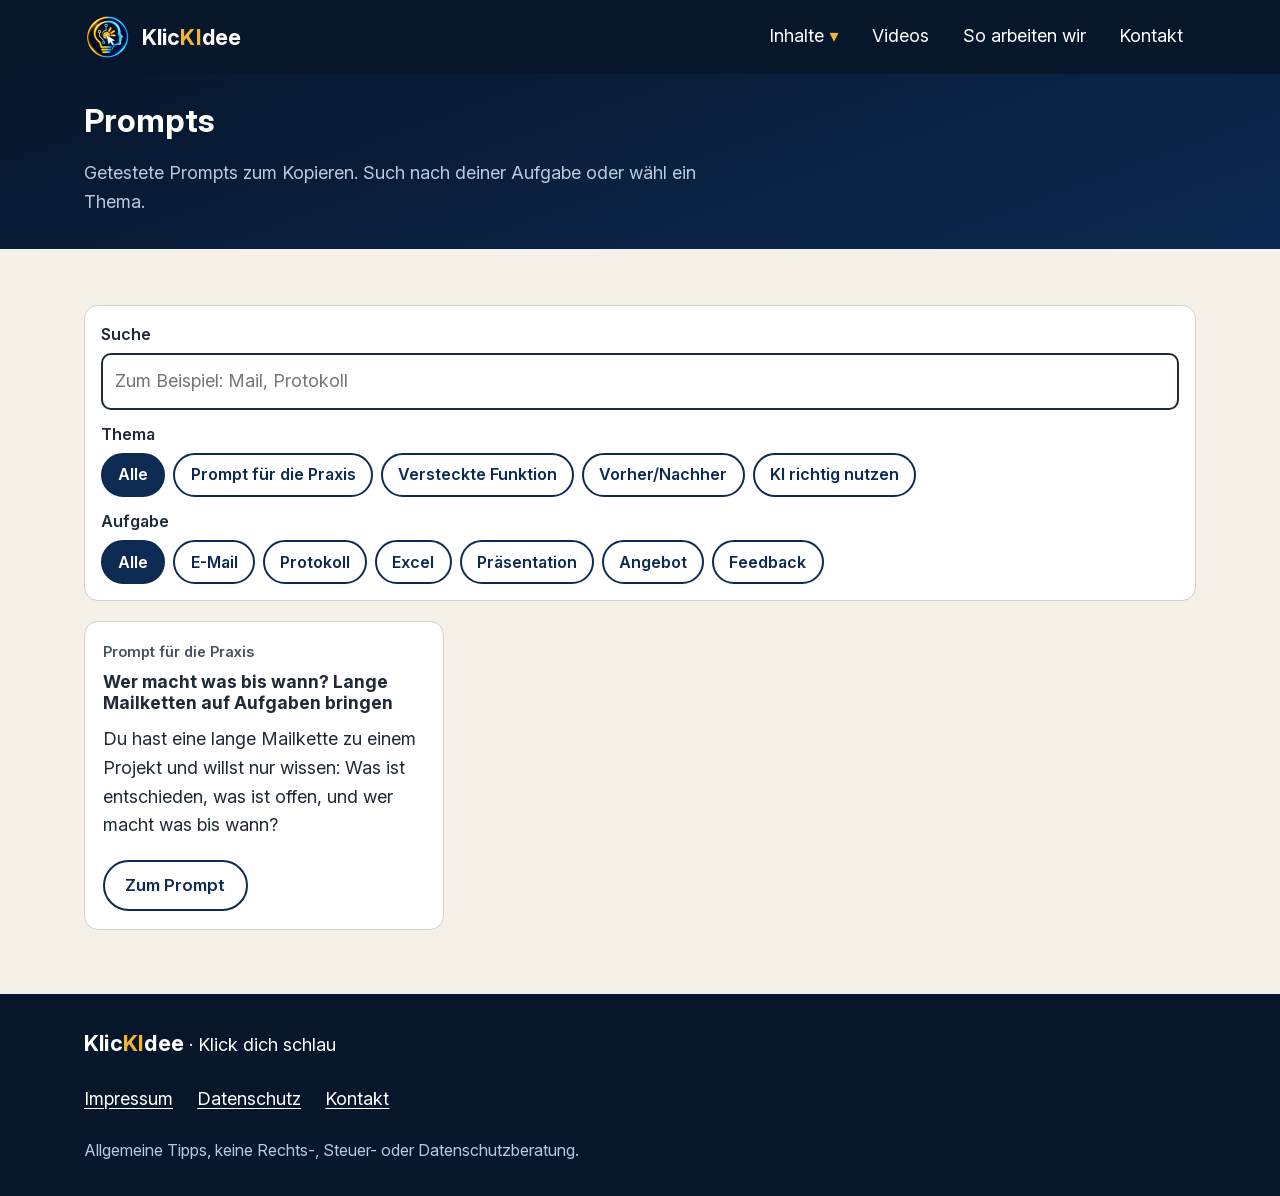
<file: docs/inhalte/prompts/index.html>
<!doctype html>
<html lang="de">
<head>
<meta charset="utf-8">
<meta name="viewport" content="width=device-width, initial-scale=1">
<meta http-equiv="Content-Security-Policy" content="default-src 'none'; img-src 'self'; font-src 'self'; style-src 'self'; script-src 'self'; frame-src https://www.youtube-nocookie.com; base-uri 'self'; form-action 'none'">
<title>Prompts | KlicKIdee</title>
<meta name="description" content="Prompt-Bibliothek von KlicKIdee: getestete Prompts für Büroaufgaben, mit Ergebnis und Grenze. Zum Kopieren.">
<meta name="robots" content="noindex, nofollow">
<link rel="canonical" href="https://danielblessingbc-star.github.io/klickidee/inhalte/prompts/">
<meta name="theme-color" content="#07162B">
<meta property="og:title" content="Prompts | KlicKIdee"><meta property="og:description" content="Prompt-Bibliothek von KlicKIdee: getestete Prompts für Büroaufgaben, mit Ergebnis und Grenze. Zum Kopieren."><meta property="og:image" content="https://danielblessingbc-star.github.io/klickidee/assets/og-bild.webp"><meta property="og:locale" content="de_DE">
<link rel="icon" href="../../assets/favicon-64.png" type="image/png">
<link rel="preload" href="../../assets/fonts/InterVariable.woff2" as="font" type="font/woff2" crossorigin>
<link rel="stylesheet" href="../../assets/style.css">
<script src="../../assets/seite.js" defer></script>
</head>
<body class="">
<a class="skip" href="#inhalt">Zum Inhalt springen</a>
<header class="kopf"><div class="breit kopf-innen">
<a class="marke" href="../../"><img src="../../assets/symbol-192.webp" width="48" height="48" alt=""><span class="wortmarke">Klic<span class="ki">KI</span>dee</span></a>
<nav aria-label="Hauptmenü" class="menue">
<details class="inhalte"><summary>Inhalte</summary><div class="untermenue">
<a href="../../inhalte/">Alle Inhalte</a><a href="../../inhalte/prompts/" aria-current="page">Prompts</a><a href="../../inhalte/skills/">Skills</a></div></details>
<a href="../../videos/">Videos</a><a href="../../so-arbeiten-wir/">So arbeiten wir</a><a href="../../kontakt/">Kontakt</a>
</nav></div></header>
<main id="inhalt">
<section class="seitenkopf"><div class="breit"><h1>Prompts</h1><p>Getestete Prompts zum Kopieren. Such nach deiner Aufgabe oder wähl ein Thema.</p></div></section>
<section class="abschnitt"><div class="breit">
<div class="filter" data-filter hidden>
<label class="suche" for="suche">Suche</label><input id="suche" type="search" placeholder="Zum Beispiel: Mail, Protokoll" autocomplete="off">
<fieldset><legend>Thema</legend><div class="chips" data-gruppe="thema"><button type="button" class="chip" data-wert="" aria-pressed="true">Alle</button><button type="button" class="chip" data-wert="praxis" aria-pressed="false">Prompt für die Praxis</button><button type="button" class="chip" data-wert="funktion" aria-pressed="false">Versteckte Funktion</button><button type="button" class="chip" data-wert="vorher-nachher" aria-pressed="false">Vorher/Nachher</button><button type="button" class="chip" data-wert="ki-richtig" aria-pressed="false">KI richtig nutzen</button></div></fieldset>
<fieldset><legend>Aufgabe</legend><div class="chips" data-gruppe="aufgabe"><button type="button" class="chip" data-wert="" aria-pressed="true">Alle</button><button type="button" class="chip" data-wert="E-Mail" aria-pressed="false">E-Mail</button><button type="button" class="chip" data-wert="Protokoll" aria-pressed="false">Protokoll</button><button type="button" class="chip" data-wert="Excel" aria-pressed="false">Excel</button><button type="button" class="chip" data-wert="Präsentation" aria-pressed="false">Präsentation</button><button type="button" class="chip" data-wert="Angebot" aria-pressed="false">Angebot</button><button type="button" class="chip" data-wert="Feedback" aria-pressed="false">Feedback</button></div></fieldset>
</div>
<p class="leer" data-leer hidden>Dazu gibt es noch keinen Prompt. Probier ein anderes Thema oder Stichwort.</p>
<div class="karten" data-karten><article class="karte" data-thema="praxis" data-aufgabe="E-Mail|Protokoll" data-text="wer macht was bis wann? lange mailketten auf aufgaben bringen du hast eine lange mailkette zu einem projekt und willst nur wissen: was ist entschieden, was ist offen, und wer macht was bis wann? e-mail protokoll">
<p class="karte-thema">Prompt für die Praxis</p>
<h3><a href="../../inhalte/prompts/mailkette-aufgaben/">Wer macht was bis wann? Lange Mailketten auf Aufgaben bringen</a></h3>
<p>Du hast eine lange Mailkette zu einem Projekt und willst nur wissen: Was ist entschieden, was ist offen, und wer macht was bis wann?</p>
<a class="knopf knopf-hell" href="../../inhalte/prompts/mailkette-aufgaben/">Zum Prompt</a></article></div>
</div></section>
</main>
<footer class="fuss"><div class="breit">
<p class="fuss-marke"><span class="wortmarke">Klic<span class="ki">KI</span>dee</span> · Klick dich schlau</p>
<p class="fuss-links"><a href="../../impressum/">Impressum</a> <a href="../../datenschutz/">Datenschutz</a> <a href="../../kontakt/">Kontakt</a></p>
<p class="fuss-hinweis">Allgemeine Tipps, keine Rechts-, Steuer- oder Datenschutzberatung.</p>
</div></footer>
</body>
</html>
</file>
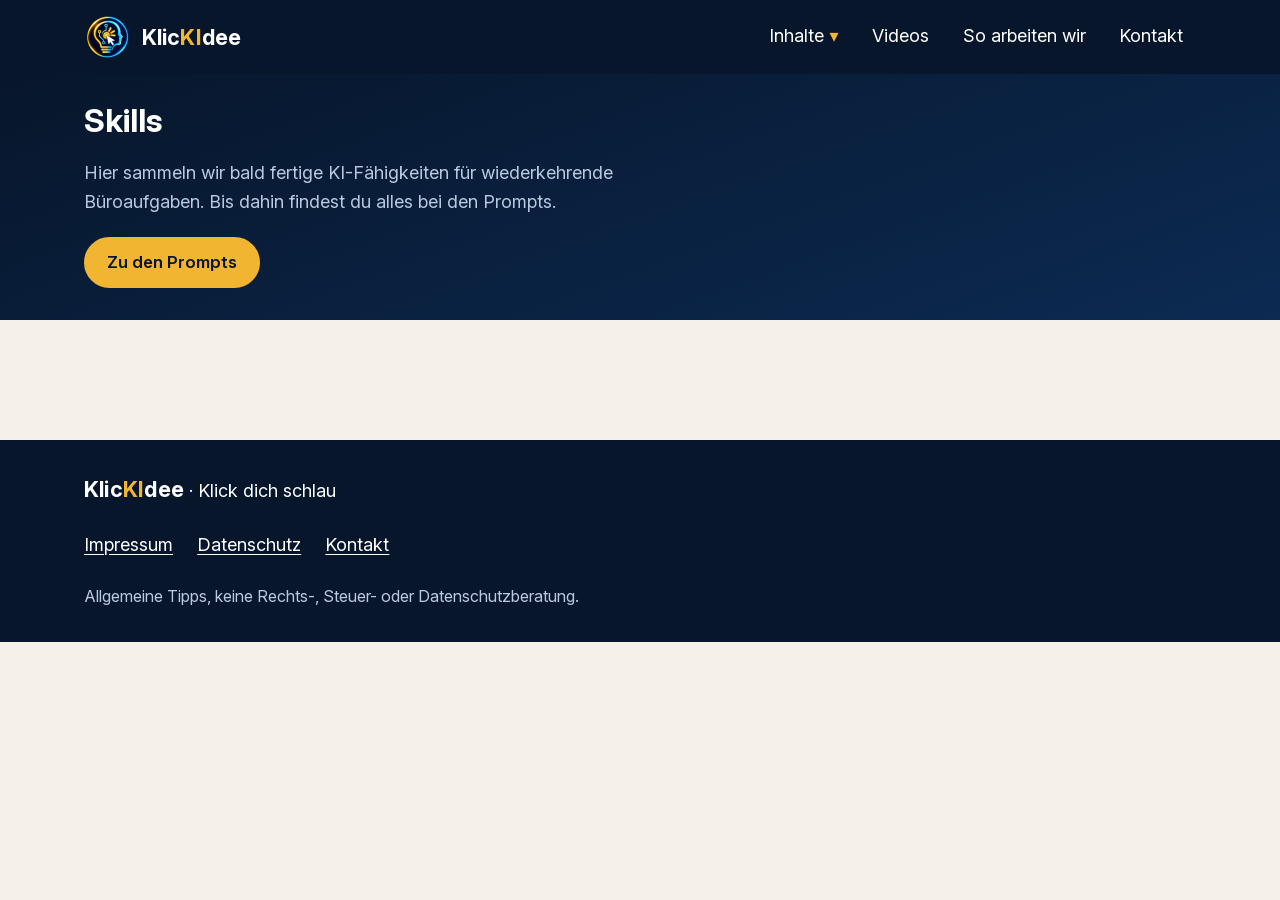
<file: docs/inhalte/skills/index.html>
<!doctype html>
<html lang="de">
<head>
<meta charset="utf-8">
<meta name="viewport" content="width=device-width, initial-scale=1">
<meta http-equiv="Content-Security-Policy" content="default-src 'none'; img-src 'self'; font-src 'self'; style-src 'self'; script-src 'self'; frame-src https://www.youtube-nocookie.com; base-uri 'self'; form-action 'none'">
<title>Skills | KlicKIdee</title>
<meta name="description" content="Skills von KlicKIdee: fertige KI-Fähigkeiten für wiederkehrende Büroaufgaben.">
<meta name="robots" content="noindex, nofollow">
<link rel="canonical" href="https://danielblessingbc-star.github.io/klickidee/inhalte/skills/">
<meta name="theme-color" content="#07162B">
<meta property="og:title" content="Skills | KlicKIdee"><meta property="og:description" content="Skills von KlicKIdee: fertige KI-Fähigkeiten für wiederkehrende Büroaufgaben."><meta property="og:image" content="https://danielblessingbc-star.github.io/klickidee/assets/og-bild.webp"><meta property="og:locale" content="de_DE">
<link rel="icon" href="../../assets/favicon-64.png" type="image/png">
<link rel="preload" href="../../assets/fonts/InterVariable.woff2" as="font" type="font/woff2" crossorigin>
<link rel="stylesheet" href="../../assets/style.css">
<script src="../../assets/seite.js" defer></script>
</head>
<body class="">
<a class="skip" href="#inhalt">Zum Inhalt springen</a>
<header class="kopf"><div class="breit kopf-innen">
<a class="marke" href="../../"><img src="../../assets/symbol-192.webp" width="48" height="48" alt=""><span class="wortmarke">Klic<span class="ki">KI</span>dee</span></a>
<nav aria-label="Hauptmenü" class="menue">
<details class="inhalte"><summary>Inhalte</summary><div class="untermenue">
<a href="../../inhalte/">Alle Inhalte</a><a href="../../inhalte/prompts/">Prompts</a><a href="../../inhalte/skills/" aria-current="page">Skills</a></div></details>
<a href="../../videos/">Videos</a><a href="../../so-arbeiten-wir/">So arbeiten wir</a><a href="../../kontakt/">Kontakt</a>
</nav></div></header>
<main id="inhalt">
<section class="seitenkopf"><div class="breit"><h1>Skills</h1><p>Hier sammeln wir bald fertige KI-Fähigkeiten für wiederkehrende Büroaufgaben. Bis dahin findest du alles bei den Prompts.</p>
<p class="knoepfe"><a class="knopf" href="../prompts/">Zu den Prompts</a></p></div></section>
<section class="abschnitt"><div class="breit"><div class="karten" data-karten></div></div></section>
</main>
<footer class="fuss"><div class="breit">
<p class="fuss-marke"><span class="wortmarke">Klic<span class="ki">KI</span>dee</span> · Klick dich schlau</p>
<p class="fuss-links"><a href="../../impressum/">Impressum</a> <a href="../../datenschutz/">Datenschutz</a> <a href="../../kontakt/">Kontakt</a></p>
<p class="fuss-hinweis">Allgemeine Tipps, keine Rechts-, Steuer- oder Datenschutzberatung.</p>
</div></footer>
</body>
</html>
</file>
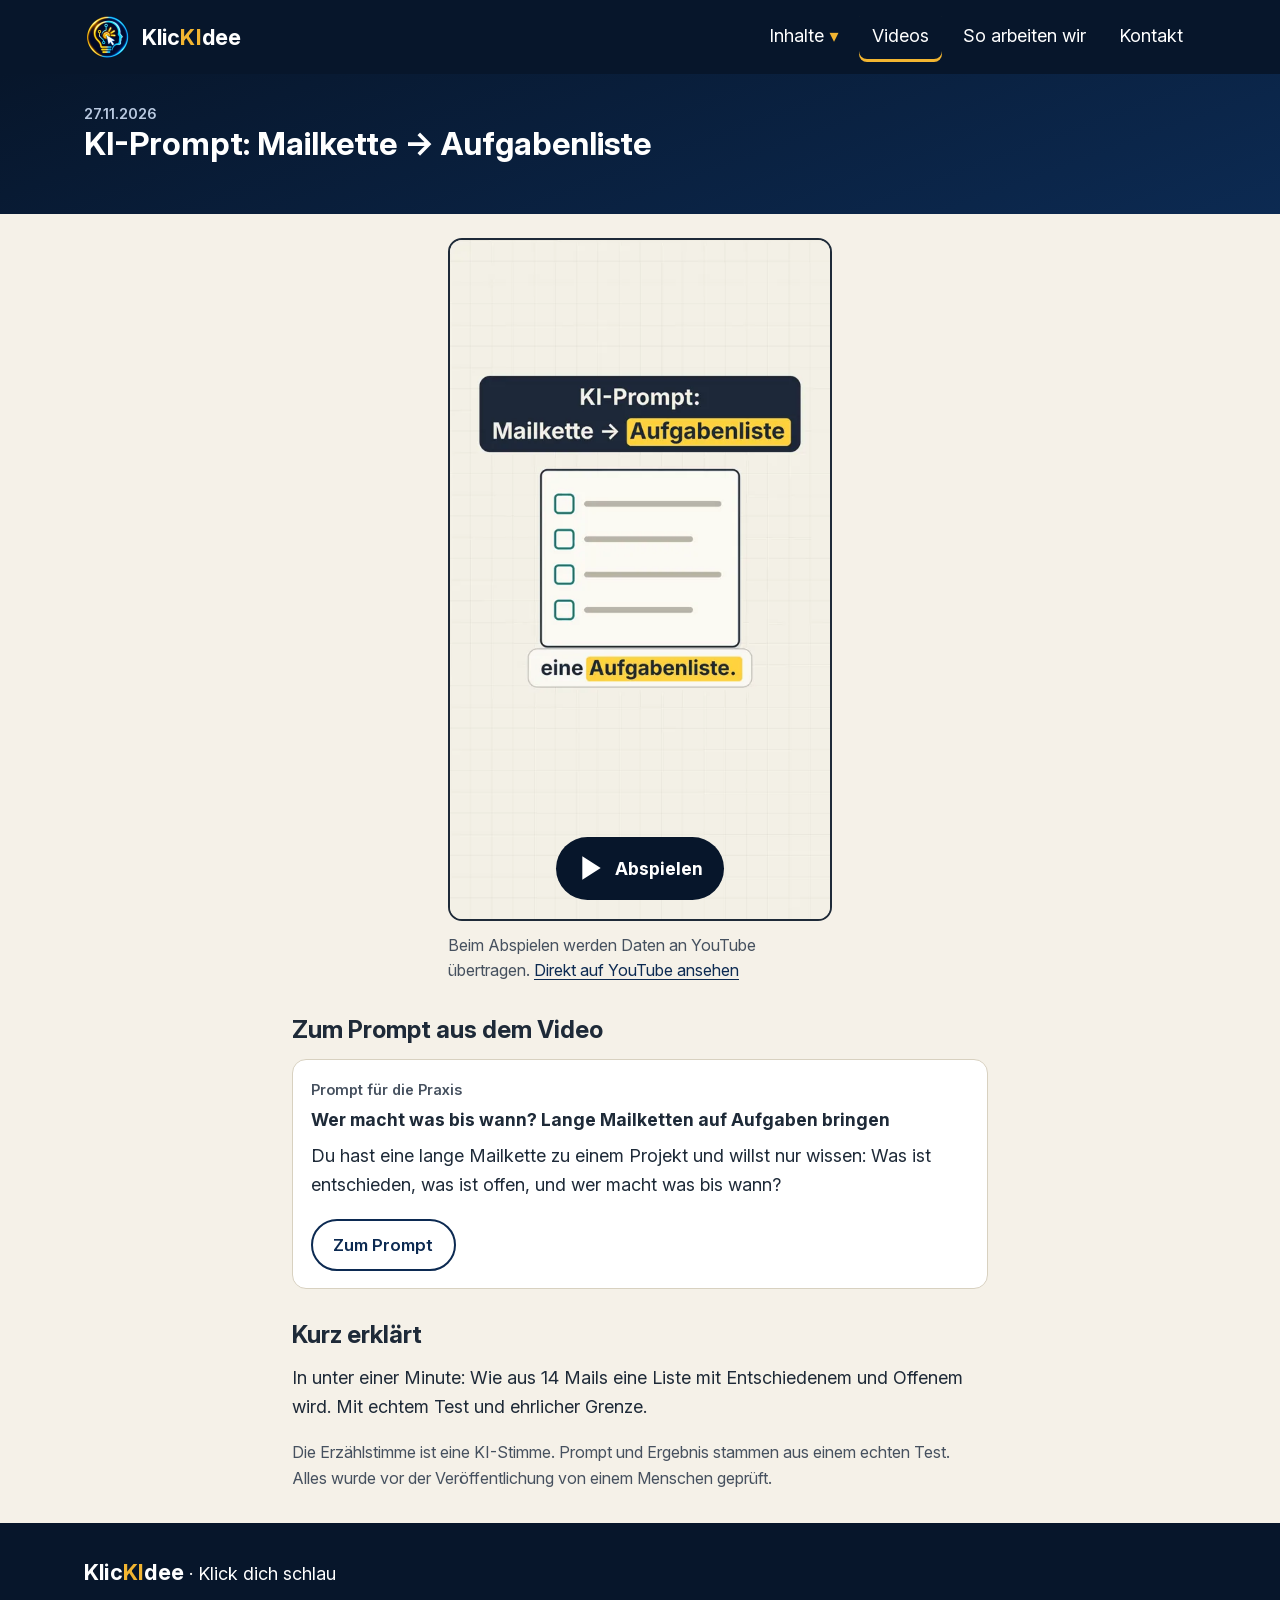
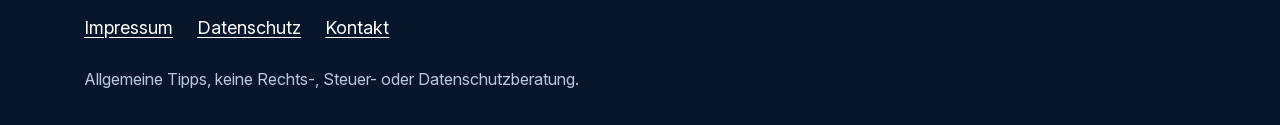
<file: docs/videos/mailkette-aufgaben/index.html>
<!doctype html>
<html lang="de">
<head>
<meta charset="utf-8">
<meta name="viewport" content="width=device-width, initial-scale=1">
<meta http-equiv="Content-Security-Policy" content="default-src 'none'; img-src 'self'; font-src 'self'; style-src 'self'; script-src 'self'; frame-src https://www.youtube-nocookie.com; base-uri 'self'; form-action 'none'">
<title>KI-Prompt: Mailkette → Aufgabenliste | KlicKIdee</title>
<meta name="description" content="In unter einer Minute: Wie aus 14 Mails eine Liste mit Entschiedenem und Offenem wird. Mit echtem Test und ehrlicher Grenze.">
<meta name="robots" content="noindex, nofollow">
<link rel="canonical" href="https://danielblessingbc-star.github.io/klickidee/videos/mailkette-aufgaben/">
<meta name="theme-color" content="#07162B">
<meta property="og:title" content="KI-Prompt: Mailkette → Aufgabenliste | KlicKIdee"><meta property="og:description" content="In unter einer Minute: Wie aus 14 Mails eine Liste mit Entschiedenem und Offenem wird. Mit echtem Test und ehrlicher Grenze."><meta property="og:image" content="https://danielblessingbc-star.github.io/klickidee/assets/og-bild.webp"><meta property="og:locale" content="de_DE">
<link rel="icon" href="../../assets/favicon-64.png" type="image/png">
<link rel="preload" href="../../assets/fonts/InterVariable.woff2" as="font" type="font/woff2" crossorigin>
<link rel="stylesheet" href="../../assets/style.css">
<script src="../../assets/seite.js" defer></script>
</head>
<body class="">
<a class="skip" href="#inhalt">Zum Inhalt springen</a>
<header class="kopf"><div class="breit kopf-innen">
<a class="marke" href="../../"><img src="../../assets/symbol-192.webp" width="48" height="48" alt=""><span class="wortmarke">Klic<span class="ki">KI</span>dee</span></a>
<nav aria-label="Hauptmenü" class="menue">
<details class="inhalte"><summary>Inhalte</summary><div class="untermenue">
<a href="../../inhalte/">Alle Inhalte</a><a href="../../inhalte/prompts/">Prompts</a><a href="../../inhalte/skills/">Skills</a></div></details>
<a href="../../videos/" aria-current="page">Videos</a><a href="../../so-arbeiten-wir/">So arbeiten wir</a><a href="../../kontakt/">Kontakt</a>
</nav></div></header>
<main id="inhalt">
<article>
<section class="seitenkopf"><div class="breit"><p class="karte-thema karte-thema-hell">27.11.2026</p><h1>KI-Prompt: Mailkette → Aufgabenliste</h1></div></section>
<div class="breit schmal">
<section class="block"><div class="player" data-youtube="O9mtddZBN4E" data-titel="KI-Prompt: Mailkette → Aufgabenliste">
<button type="button" class="player-start" aria-label="Video abspielen: KI-Prompt: Mailkette → Aufgabenliste"><img src="../../assets/vorschau-short1.webp" width="540" height="960" alt="Titelbild: KI-Prompt: Mailkette → Aufgabenliste, daneben eine Liste mit vier Kästchen"><span class="abspielen"><svg viewBox="0 0 24 24" width="40" height="40" aria-hidden="true" focusable="false"><path d="M8 5v14l11-7z" fill="currentColor"/></svg> Abspielen</span></button>
<p class="player-hinweis">Beim Abspielen werden Daten an YouTube übertragen. <a href="https://www.youtube.com/shorts/O9mtddZBN4E" rel="noopener noreferrer">Direkt auf YouTube ansehen</a></p></div></section>

<section class="block"><h2>Zum Prompt aus dem Video</h2><article class="karte" data-thema="praxis" data-aufgabe="E-Mail|Protokoll" data-text="wer macht was bis wann? lange mailketten auf aufgaben bringen du hast eine lange mailkette zu einem projekt und willst nur wissen: was ist entschieden, was ist offen, und wer macht was bis wann? e-mail protokoll">
<p class="karte-thema">Prompt für die Praxis</p>
<h3><a href="../../inhalte/prompts/mailkette-aufgaben/">Wer macht was bis wann? Lange Mailketten auf Aufgaben bringen</a></h3>
<p>Du hast eine lange Mailkette zu einem Projekt und willst nur wissen: Was ist entschieden, was ist offen, und wer macht was bis wann?</p>
<a class="knopf knopf-hell" href="../../inhalte/prompts/mailkette-aufgaben/">Zum Prompt</a></article></section>
<section class="block"><h2>Kurz erklärt</h2><p>In unter einer Minute: Wie aus 14 Mails eine Liste mit Entschiedenem und Offenem wird. Mit echtem Test und ehrlicher Grenze.</p><p class="klein-text">Die Erzählstimme ist eine KI-Stimme. Prompt und Ergebnis stammen aus einem echten Test. Alles wurde vor der Veröffentlichung von einem Menschen geprüft.</p></section>

</div></article>
</main>
<footer class="fuss"><div class="breit">
<p class="fuss-marke"><span class="wortmarke">Klic<span class="ki">KI</span>dee</span> · Klick dich schlau</p>
<p class="fuss-links"><a href="../../impressum/">Impressum</a> <a href="../../datenschutz/">Datenschutz</a> <a href="../../kontakt/">Kontakt</a></p>
<p class="fuss-hinweis">Allgemeine Tipps, keine Rechts-, Steuer- oder Datenschutzberatung.</p>
</div></footer>
</body>
</html>
</file>
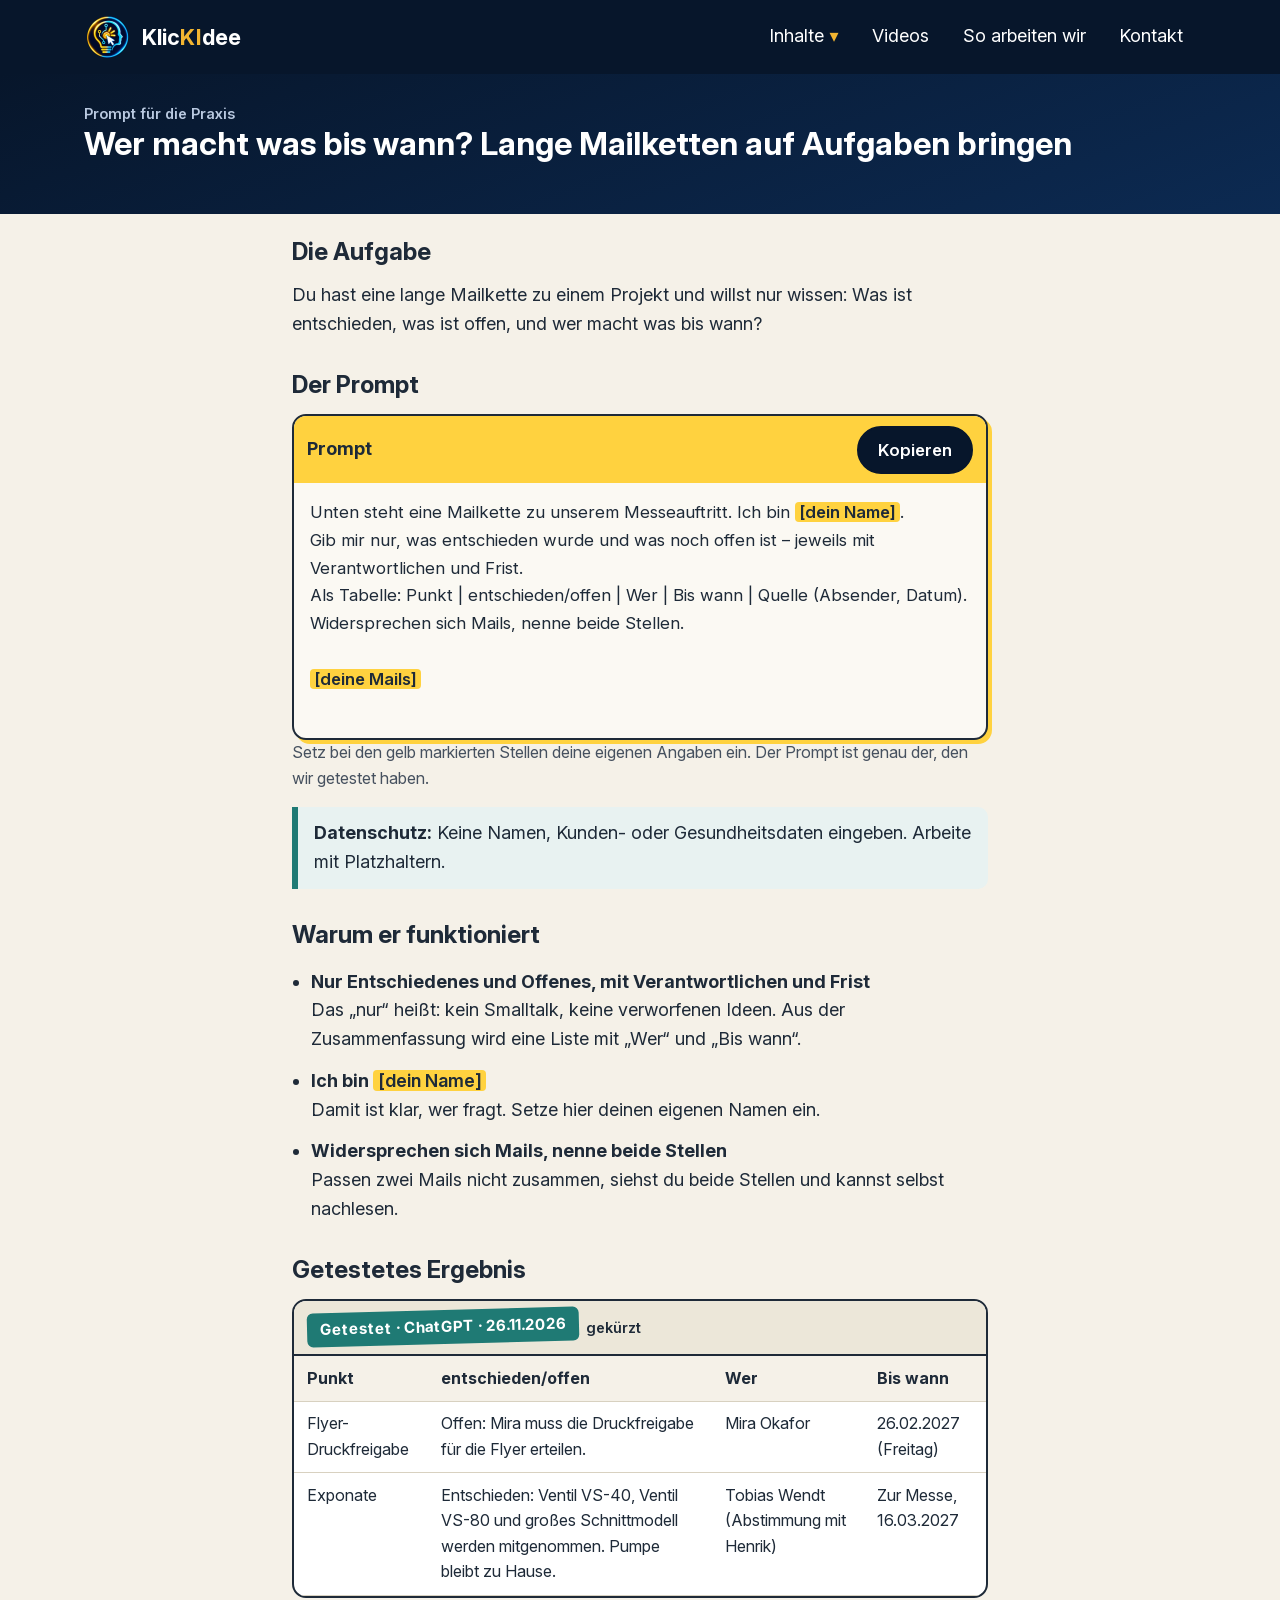
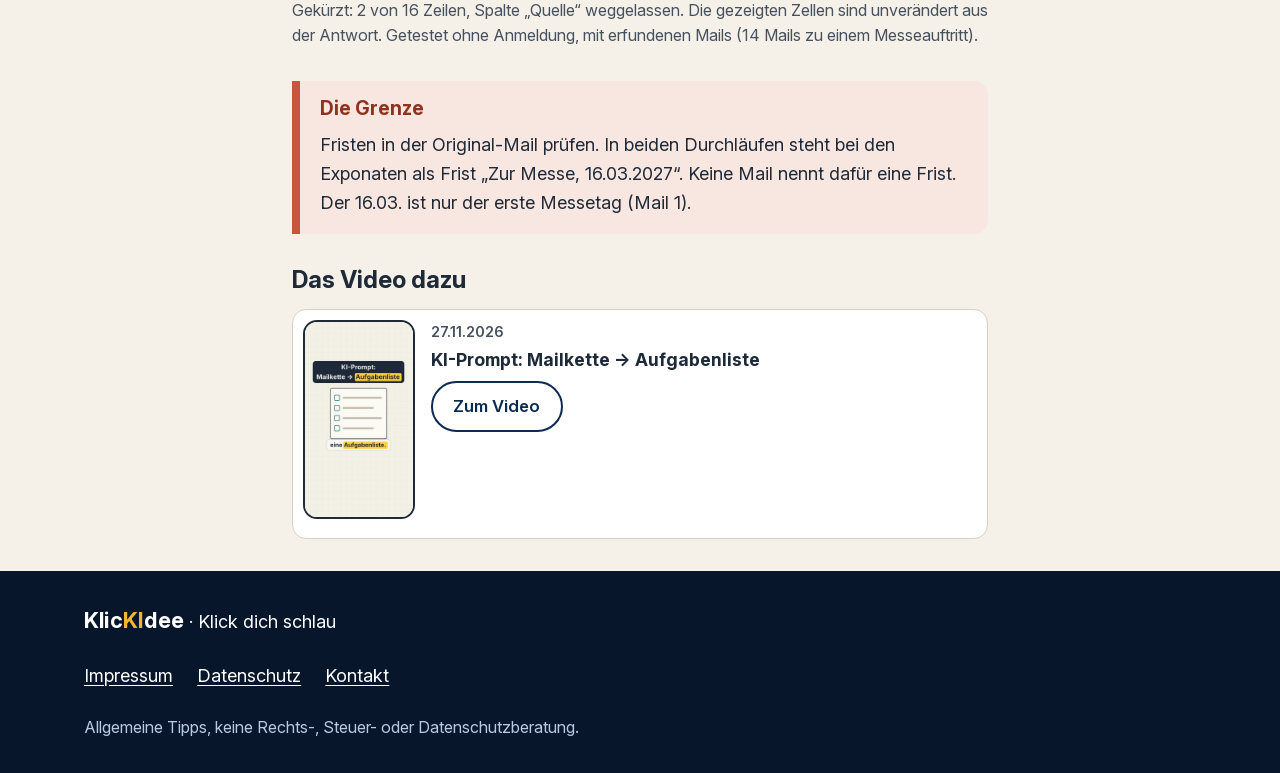
<file: docs/inhalte/prompts/mailkette-aufgaben/index.html>
<!doctype html>
<html lang="de">
<head>
<meta charset="utf-8">
<meta name="viewport" content="width=device-width, initial-scale=1">
<meta http-equiv="Content-Security-Policy" content="default-src 'none'; img-src 'self'; font-src 'self'; style-src 'self'; script-src 'self'; frame-src https://www.youtube-nocookie.com; base-uri 'self'; form-action 'none'">
<title>Lange E-Mail-Kette auf Aufgaben bringen: Prompt zum Kopieren | KlicKIdee</title>
<meta name="description" content="Prompt, der aus einer langen Mailkette eine Tabelle mit Entschiedenem, Offenem, Verantwortlichen und Fristen macht. Getestet, mit Ergebnis und Grenze.">
<meta name="robots" content="noindex, nofollow">
<link rel="canonical" href="https://danielblessingbc-star.github.io/klickidee/inhalte/prompts/mailkette-aufgaben/">
<meta name="theme-color" content="#07162B">
<meta property="og:title" content="Lange E-Mail-Kette auf Aufgaben bringen: Prompt zum Kopieren | KlicKIdee"><meta property="og:description" content="Prompt, der aus einer langen Mailkette eine Tabelle mit Entschiedenem, Offenem, Verantwortlichen und Fristen macht. Getestet, mit Ergebnis und Grenze."><meta property="og:image" content="https://danielblessingbc-star.github.io/klickidee/assets/og-bild.webp"><meta property="og:locale" content="de_DE">
<link rel="icon" href="../../../assets/favicon-64.png" type="image/png">
<link rel="preload" href="../../../assets/fonts/InterVariable.woff2" as="font" type="font/woff2" crossorigin>
<link rel="stylesheet" href="../../../assets/style.css">
<script src="../../../assets/seite.js" defer></script>
</head>
<body class="">
<a class="skip" href="#inhalt">Zum Inhalt springen</a>
<header class="kopf"><div class="breit kopf-innen">
<a class="marke" href="../../../"><img src="../../../assets/symbol-192.webp" width="48" height="48" alt=""><span class="wortmarke">Klic<span class="ki">KI</span>dee</span></a>
<nav aria-label="Hauptmenü" class="menue">
<details class="inhalte"><summary>Inhalte</summary><div class="untermenue">
<a href="../../../inhalte/">Alle Inhalte</a><a href="../../../inhalte/prompts/" aria-current="page">Prompts</a><a href="../../../inhalte/skills/">Skills</a></div></details>
<a href="../../../videos/">Videos</a><a href="../../../so-arbeiten-wir/">So arbeiten wir</a><a href="../../../kontakt/">Kontakt</a>
</nav></div></header>
<main id="inhalt">
<article>
<section class="seitenkopf"><div class="breit"><p class="karte-thema karte-thema-hell">Prompt für die Praxis</p><h1>Wer macht was bis wann? Lange Mailketten auf Aufgaben bringen</h1></div></section>
<div class="breit schmal">
<section class="block"><h2>Die Aufgabe</h2><p>Du hast eine lange Mailkette zu einem Projekt und willst nur wissen: Was ist entschieden, was ist offen, und wer macht was bis wann?</p></section>
<section class="block"><h2>Der Prompt</h2>
<div class="prompt-karte"><div class="prompt-kopf"><span class="etikett">Prompt</span>
<button type="button" class="knopf kopieren" data-kopieren="prompt-text">Kopieren</button></div>
<pre id="prompt-text" class="prompt-text">Unten steht eine Mailkette zu unserem Messeauftritt. Ich bin <mark class="platzhalter">[dein Name]</mark>.
Gib mir nur, was entschieden wurde und was noch offen ist – jeweils mit Verantwortlichen und Frist.
Als Tabelle: Punkt | entschieden/offen | Wer | Bis wann | Quelle (Absender, Datum).
Widersprechen sich Mails, nenne beide Stellen.

<mark class="platzhalter">[deine Mails]</mark></pre>
<p class="kopiert" role="status" aria-live="polite"></p></div>
<p class="klein-text">Setz bei den gelb markierten Stellen deine eigenen Angaben ein. Der Prompt ist genau der, den wir getestet haben.</p>
<p class="datenschutz-hinweis"><strong>Datenschutz:</strong> Keine Namen, Kunden- oder Gesundheitsdaten eingeben. Arbeite mit Platzhaltern.</p>
</section>
<section class="block"><h2>Warum er funktioniert</h2><ul class="warum"><li><strong>Nur Entschiedenes und Offenes, mit Verantwortlichen und Frist</strong><br>Das „nur“ heißt: kein Smalltalk, keine verworfenen Ideen. Aus der Zusammenfassung wird eine Liste mit „Wer“ und „Bis wann“.</li><li><strong>Ich bin <mark class="platzhalter">[dein Name]</mark></strong><br>Damit ist klar, wer fragt. Setze hier deinen eigenen Namen ein.</li><li><strong>Widersprechen sich Mails, nenne beide Stellen</strong><br>Passen zwei Mails nicht zusammen, siehst du beide Stellen und kannst selbst nachlesen.</li></ul></section>
<section class="block"><h2>Getestetes Ergebnis</h2>
<div class="ergebnis"><div class="ergebnis-kopf"><span class="stempel">Getestet · ChatGPT · 26.11.2026</span><span class="gekuerzt">gekürzt</span></div>
<div class="tabelle-rahmen" tabindex="0" role="region" aria-label="Ergebnis-Tabelle, seitlich scrollbar"><table><thead><tr><th scope="col">Punkt</th><th scope="col">entschieden/offen</th><th scope="col">Wer</th><th scope="col">Bis wann</th></tr></thead><tbody><tr><td>Flyer-Druckfreigabe</td><td>Offen: Mira muss die Druckfreigabe für die Flyer erteilen.</td><td>Mira Okafor</td><td>26.02.2027 (Freitag)</td></tr><tr><td>Exponate</td><td>Entschieden: Ventil VS-40, Ventil VS-80 und großes Schnittmodell werden mitgenommen. Pumpe bleibt zu Hause.</td><td>Tobias Wendt (Abstimmung mit Henrik)</td><td>Zur Messe, 16.03.2027</td></tr></tbody></table></div></div>
<p class="klein-text">Gekürzt: 2 von 16 Zeilen, Spalte „Quelle“ weggelassen. Die gezeigten Zellen sind unverändert aus der Antwort. Getestet ohne Anmeldung, mit erfundenen Mails (14 Mails zu einem Messeauftritt).</p></section>
<section class="block"><div class="grenze"><h2>Die Grenze</h2><p>Fristen in der Original-Mail prüfen. In beiden Durchläufen steht bei den Exponaten als Frist „Zur Messe, 16.03.2027“. Keine Mail nennt dafür eine Frist. Der 16.03. ist nur der erste Messetag (Mail 1).</p></div></section>
<section class="block"><h2>Das Video dazu</h2><article class="karte karte-video karte-quer"><a class="vorschau" href="../../../videos/mailkette-aufgaben/"><img src="../../../assets/vorschau-short1.webp" width="540" height="960" loading="lazy" alt="Titelbild: KI-Prompt: Mailkette → Aufgabenliste, daneben eine Liste mit vier Kästchen"></a><div><p class="karte-thema">27.11.2026</p><h3><a href="../../../videos/mailkette-aufgaben/">KI-Prompt: Mailkette → Aufgabenliste</a></h3><a class="knopf knopf-hell" href="../../../videos/mailkette-aufgaben/">Zum Video</a></div></article></section>

</div></article>
</main>
<footer class="fuss"><div class="breit">
<p class="fuss-marke"><span class="wortmarke">Klic<span class="ki">KI</span>dee</span> · Klick dich schlau</p>
<p class="fuss-links"><a href="../../../impressum/">Impressum</a> <a href="../../../datenschutz/">Datenschutz</a> <a href="../../../kontakt/">Kontakt</a></p>
<p class="fuss-hinweis">Allgemeine Tipps, keine Rechts-, Steuer- oder Datenschutzberatung.</p>
</div></footer>
</body>
</html>
</file>
<file: docs/assets/style.css>
@font-face{font-family:"Inter";src:url("fonts/InterVariable.woff2") format("woff2");font-weight:100 900;font-style:normal;font-display:swap}
:root{--nacht:#07162B;--marine:#0C2A52;--gold:#F2B531;--dgold:#D9A21B;--hell:#2E8BFF;--blaugrau:#B9C9E0;--papier:#F5F1E8;--tinte:#1E2A38;--gelb:#FFD23F;--petrol:#1F7A74;--ziegel:#C8553D;--ziegel-dunkel:#8F3320;--ziegel-hell:#F8E6E0;--karte:#FFFFFF;--linie:#D8D1C0;--r:14px}
*{box-sizing:border-box}
html{-webkit-text-size-adjust:100%}
body{margin:0;font:400 1.125rem/1.6 "Inter",system-ui,-apple-system,"Segoe UI",Roboto,sans-serif;background:var(--papier);color:var(--tinte)}
img{max-width:100%;height:auto;display:block}
a{color:var(--marine);text-underline-offset:.18em}
a:hover{color:var(--nacht)}
:focus-visible{outline:3px solid var(--hell);outline-offset:3px;border-radius:4px}
.skip{position:absolute;left:-999px;top:0;background:var(--gold);color:var(--nacht);padding:.75rem 1rem;z-index:99}
.skip:focus{left:0}
.breit{max-width:72rem;margin:0 auto;padding:0 1.25rem}
.schmal{max-width:46rem}
h1,h2,h3{line-height:1.2;margin:0 0 .6em;font-weight:700}
h1{font-size:2rem}h2{font-size:1.5rem}h3{font-size:1.2rem}
p{margin:0 0 1em}
.klein-text{font-size:1rem;color:#46515F}
.klein{font-size:1.1rem}
/* Kopf */
.kopf{background:var(--nacht);color:#fff}
.kopf-innen{display:flex;flex-wrap:wrap;align-items:center;gap:.5rem 1.5rem;padding-top:.75rem;padding-bottom:.75rem}
.marke{display:flex;align-items:center;gap:.6rem;text-decoration:none;color:#fff}
.wortmarke{font-weight:700;font-size:1.35rem;letter-spacing:.01em}
.ki{color:var(--gold)}
.menue{display:flex;flex-wrap:wrap;gap:.25rem .5rem;margin-left:auto;align-items:center}
.menue a,.menue summary{color:#fff;text-decoration:none;padding:.65rem .8rem;border-radius:8px;display:inline-block;cursor:pointer;min-height:44px}
.menue a:hover,.menue summary:hover{background:var(--marine)}
.menue a[aria-current]{box-shadow:inset 0 -3px 0 var(--gold)}
.inhalte{position:relative}
.inhalte summary{list-style:none}
.inhalte summary::-webkit-details-marker{display:none}
.inhalte summary::after{content:" ▾";color:var(--gold)}
.untermenue{display:flex;flex-direction:column;background:var(--marine);border-radius:10px;padding:.35rem;min-width:12rem;margin-top:.25rem}
@media(min-width:48rem){.untermenue{position:absolute;z-index:10;top:100%;left:0;box-shadow:0 8px 24px rgba(0,0,0,.35)}}
/* Knöpfe */
.knopf{display:inline-block;background:var(--gold);color:var(--nacht);font:600 1.05rem/1.2 "Inter",sans-serif;padding:.85rem 1.3rem;border-radius:999px;border:2px solid var(--gold);text-decoration:none;cursor:pointer;min-height:48px}
.knopf:hover{background:var(--dgold);border-color:var(--dgold);color:var(--nacht)}
.knopf-hell{background:transparent;border-color:var(--marine);color:var(--marine)}
.knopf-hell:hover{background:var(--marine);border-color:var(--marine);color:#fff}
.knopf-dunkel{background:transparent;border-color:var(--blaugrau);color:#fff}
.knopf-dunkel:hover{background:var(--marine);border-color:#fff;color:#fff}
.knoepfe{display:flex;flex-wrap:wrap;gap:.75rem;margin-top:1.25rem}
/* Held */
.held{background:linear-gradient(160deg,var(--nacht),var(--marine));color:#fff;padding:2rem 0 2.5rem}
.held .breit{display:flex;flex-direction:column;gap:1.5rem;align-items:flex-start}
.held-logo{width:140px;height:140px;border-radius:50%}
.held h1{font-size:2.4rem;margin-bottom:.2em}
.held-zeile{font-size:1.35rem;font-weight:600;color:var(--gold);margin-bottom:.6em}
.held-text{color:var(--blaugrau);max-width:40rem}
@media(min-width:48rem){.held .breit{flex-direction:row;align-items:center;gap:3rem}.held-logo{width:240px;height:240px}.held h1{font-size:3.2rem}}
.seitenkopf{background:linear-gradient(160deg,var(--nacht),var(--marine));color:#fff;padding:1.75rem 0 2rem;margin-bottom:1.5rem}
.seitenkopf p{color:var(--blaugrau);max-width:40rem;margin-bottom:0}
.seitenkopf .knoepfe{margin-top:1.25rem}
.karte-thema{font-size:.9rem;font-weight:600;color:#46515F;margin-bottom:.4rem;text-transform:none}
.karte-thema-hell{color:var(--gold)}
/* Abschnitte */
.abschnitt{padding:2rem 0}
.abschnitt-dunkel{background:var(--marine);color:#fff}
.abschnitt-dunkel a{color:#fff}
.abschnitt-dunkel a.kachel-link{color:var(--tinte)}
.drei,.zwei{display:grid;gap:1rem}
@media(min-width:48rem){.drei{grid-template-columns:repeat(3,1fr)}.zwei{grid-template-columns:repeat(2,1fr)}}
.kachel{background:var(--karte);border:1px solid var(--linie);border-radius:var(--r);padding:1.25rem;color:var(--tinte)}
.kachel p:last-child{margin-bottom:0}
.kachel-link{display:block;text-decoration:none;border:2px solid var(--tinte)}
.kachel-link:hover{background:#FFFBEA;color:var(--tinte)}
.nr{display:inline-flex;align-items:center;justify-content:center;width:2.2rem;height:2.2rem;background:var(--gelb);border-radius:50%;font-weight:700;margin-bottom:.5rem}
/* Neuestes */
.neuestes{padding:2rem 0 .5rem}
.neuestes-raster{display:grid;gap:2rem}
@media(min-width:60rem){.neuestes-raster{grid-template-columns:1fr 1fr;align-items:start}}
.gross-video{display:grid;gap:1rem;grid-template-columns:minmax(0,11rem) 1fr;align-items:start}
@media(max-width:36rem){.gross-video{grid-template-columns:1fr}.gross-video .vorschau{max-width:14rem}}
.vorschau{display:block;border-radius:var(--r);overflow:hidden;border:2px solid var(--tinte);background:#fff;aspect-ratio:9/16}
.vorschau img{width:100%;height:100%;object-fit:cover}
/* Karten */
.karten{display:grid;gap:1rem;grid-template-columns:repeat(auto-fill,minmax(min(100%,17rem),1fr))}
.karten-video{grid-template-columns:repeat(auto-fill,minmax(min(100%,11rem),1fr))}
.karte{background:var(--karte);border:1px solid var(--linie);border-radius:var(--r);padding:1.1rem;display:flex;flex-direction:column;gap:.1rem}
.karte h3{font-size:1.1rem}
.karte h3 a{color:var(--tinte);text-decoration:none}
.karte h3 a:hover{text-decoration:underline}
.karte .knopf{margin-top:auto;align-self:flex-start}
.karte-video{padding:.6rem}
.karte-video .vorschau{margin-bottom:.6rem}
.karte-quer{flex-direction:row;gap:1rem;align-items:flex-start}
.karte-quer .vorschau{width:7rem;flex:none}
/* Filter */
.filter{background:var(--karte);border:1px solid var(--linie);border-radius:var(--r);padding:1rem;margin-bottom:1.25rem}
.filter fieldset{border:0;padding:0;margin:.75rem 0 0}
.filter legend,.suche{font-weight:600;font-size:1rem;padding:0;display:block;margin-bottom:.35rem}
.filter input[type=search]{width:100%;font:inherit;padding:.75rem;border:2px solid var(--tinte);border-radius:10px;background:#fff;color:var(--tinte);min-height:48px}
.chips{display:flex;flex-wrap:wrap;gap:.5rem}
.chip{font:600 1rem/1.2 "Inter",sans-serif;padding:.6rem .95rem;border-radius:999px;border:2px solid var(--marine);background:#fff;color:var(--marine);cursor:pointer;min-height:44px}
.chip[aria-pressed=true]{background:var(--marine);color:#fff}
.leer{font-weight:600}
[hidden]{display:none!important}
/* Prompt-Seite */
.block{margin-bottom:2rem}
.prompt-karte{background:#FBF9F3;border:2px solid var(--tinte);border-radius:var(--r);overflow:hidden;box-shadow:4px 4px 0 var(--gelb)}
.prompt-kopf{display:flex;align-items:center;justify-content:space-between;gap:1rem;padding:.6rem .8rem;background:var(--gelb);color:var(--tinte)}
.etikett{font-weight:700}
.prompt-kopf .knopf{background:var(--nacht);border-color:var(--nacht);color:#fff;padding:.65rem 1.2rem}
.prompt-kopf .knopf:hover{background:var(--marine);border-color:var(--marine);color:#fff}
.prompt-text{margin:0;padding:1rem;white-space:pre-wrap;word-wrap:break-word;font:400 1.05rem/1.65 "Inter",sans-serif}
.platzhalter{background:var(--gelb);color:var(--tinte);padding:0 .25em;border-radius:4px;font-weight:600}
.kopiert{min-height:1.6em;margin:0;padding:0 1rem .6rem;font-weight:600;color:var(--petrol)}
.datenschutz-hinweis{border-left:6px solid var(--petrol);background:#E8F2F1;padding:.75rem 1rem;border-radius:0 10px 10px 0}
.warum{padding-left:1.2rem}.warum li{margin-bottom:.8rem}
.ergebnis{border:2px solid var(--tinte);border-radius:var(--r);background:#fff;overflow:hidden}
.ergebnis-kopf{display:flex;flex-wrap:wrap;gap:.5rem;align-items:center;padding:.6rem .8rem;background:#ECE7D9;border-bottom:2px solid var(--tinte)}
.stempel{background:var(--petrol);color:#fff;font-weight:700;font-size:.95rem;padding:.3rem .8rem;border-radius:6px;transform:rotate(-1.5deg);display:inline-block}
.gekuerzt{font-size:.9rem;font-weight:600}
.tabelle-rahmen{overflow-x:auto}
table{border-collapse:collapse;width:100%;min-width:34rem;font-size:1rem}
th,td{text-align:left;vertical-align:top;padding:.6rem .8rem;border-bottom:1px solid var(--linie)}
th{background:#F5F1E8}
.grenze{background:var(--ziegel-hell);border-left:8px solid var(--ziegel);border-radius:0 var(--r) var(--r) 0;padding:1rem 1.25rem}
.grenze h2{color:var(--ziegel-dunkel);font-size:1.2rem}
.grenze p{margin:0}
/* Player */
.player{max-width:24rem;margin:0 auto}
.player-start{position:relative;display:block;width:100%;padding:0;border:2px solid var(--tinte);border-radius:var(--r);overflow:hidden;cursor:pointer;background:#fff;aspect-ratio:9/16}
.player-start img{width:100%;height:100%;object-fit:cover}
.abspielen{position:absolute;left:50%;bottom:1.2rem;transform:translateX(-50%);display:flex;align-items:center;gap:.4rem;background:var(--nacht);color:#fff;font:700 1.1rem/1 "Inter",sans-serif;padding:.7rem 1.3rem .7rem .8rem;border-radius:999px}
.player iframe{width:100%;aspect-ratio:9/16;border:2px solid var(--tinte);border-radius:var(--r);display:block}
.player-hinweis{font-size:1rem;margin-top:.75rem;color:#46515F}
/* Plattformen */
.plattformen{list-style:none;padding:0;margin:0;display:flex;flex-wrap:wrap;gap:.6rem}
.plattform{display:inline-flex;align-items:center;gap:.5rem;padding:.6rem 1rem;border:2px solid var(--marine);border-radius:999px;text-decoration:none;font-weight:600;color:var(--marine);background:#fff;min-height:48px}
.plattform:hover{background:var(--marine);color:#fff}
/* Text und Recht */
.text{padding-bottom:2rem}
.text h2{margin-top:1.6em}
.recht h2{font-size:1.25rem}
.recht code{background:#ECE7D9;padding:.05em .3em;border-radius:4px;font-size:.95em;word-break:break-all}
.recht a,.text a{word-break:break-word}
/* Fuß */
.fuss{background:var(--nacht);color:var(--blaugrau);padding:2rem 0;margin-top:2rem}
.fuss a{color:#fff;margin-right:1.2rem;display:inline-block;padding:.4rem 0}
.fuss-marke{color:#fff}
.fuss-hinweis{font-size:1rem;margin:0}
@media(prefers-reduced-motion:no-preference){.kachel-link,.knopf,.chip{transition:background .15s}}
</file>
